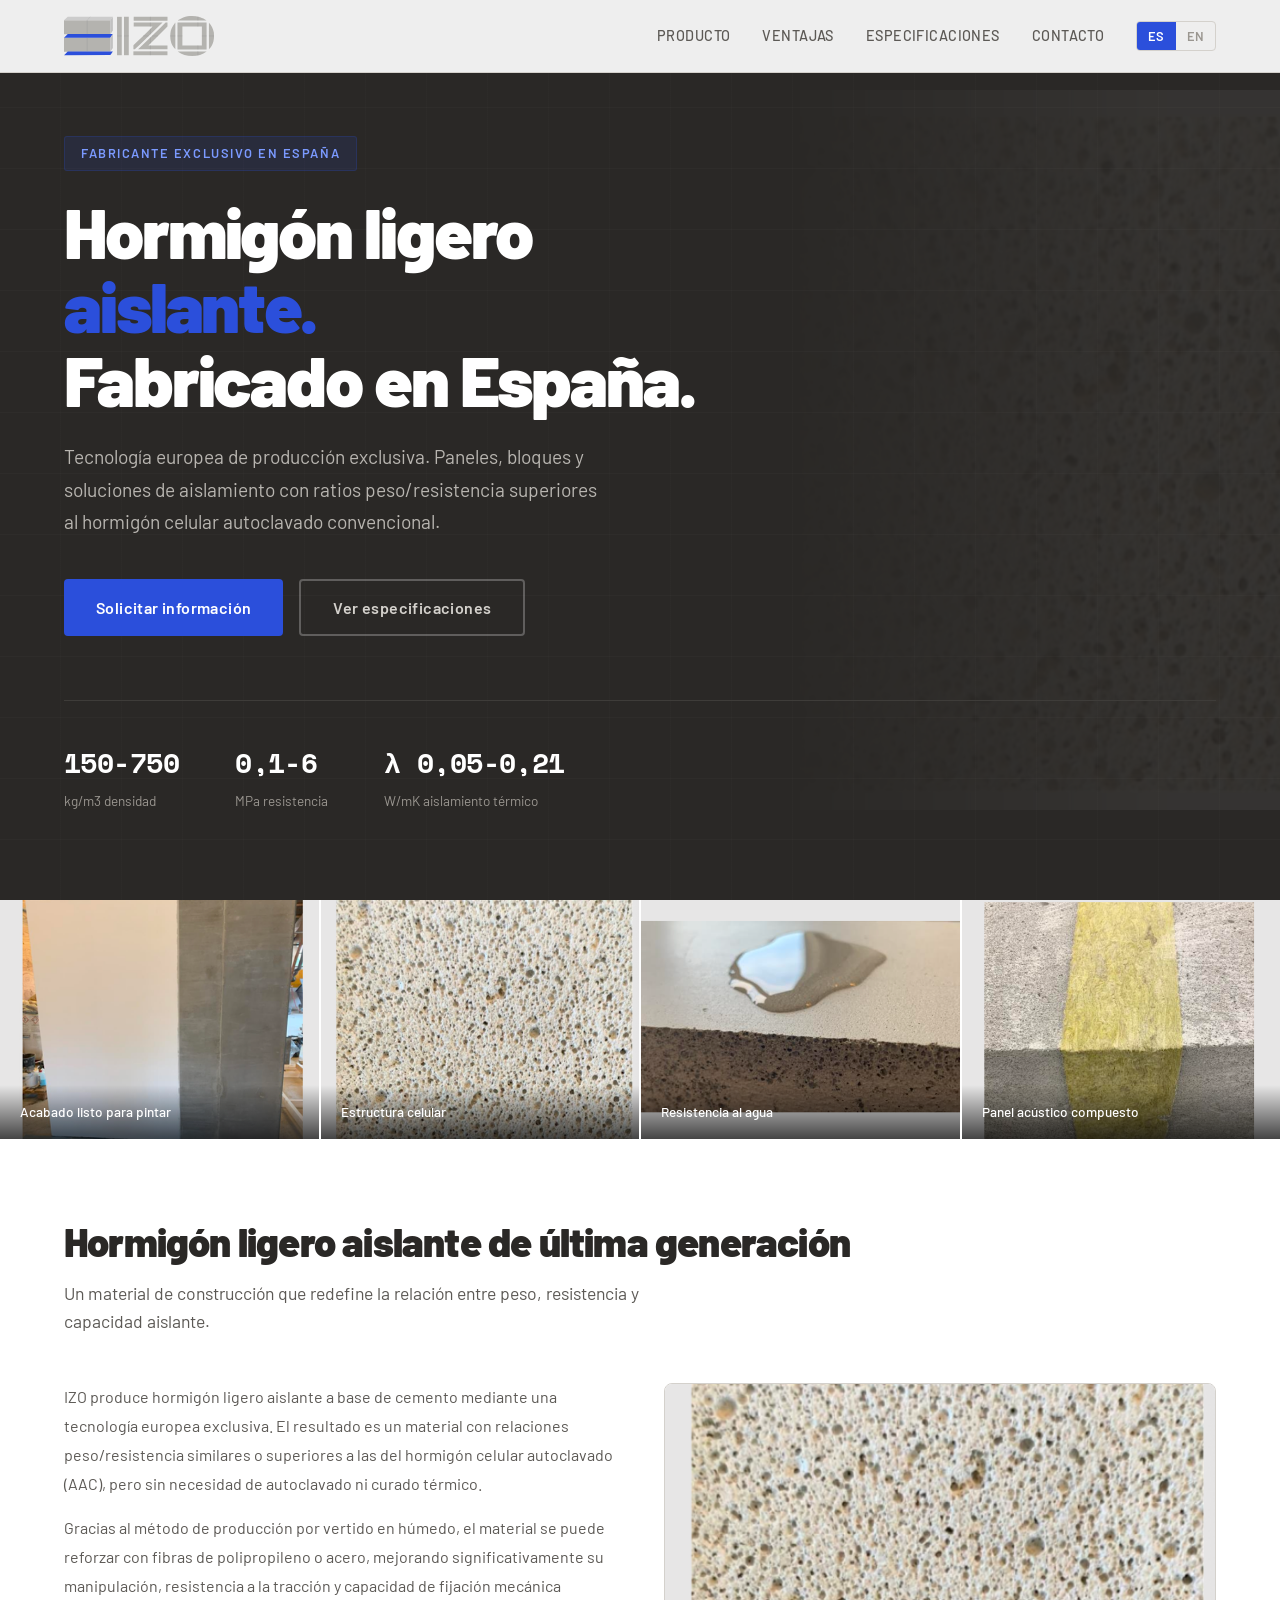
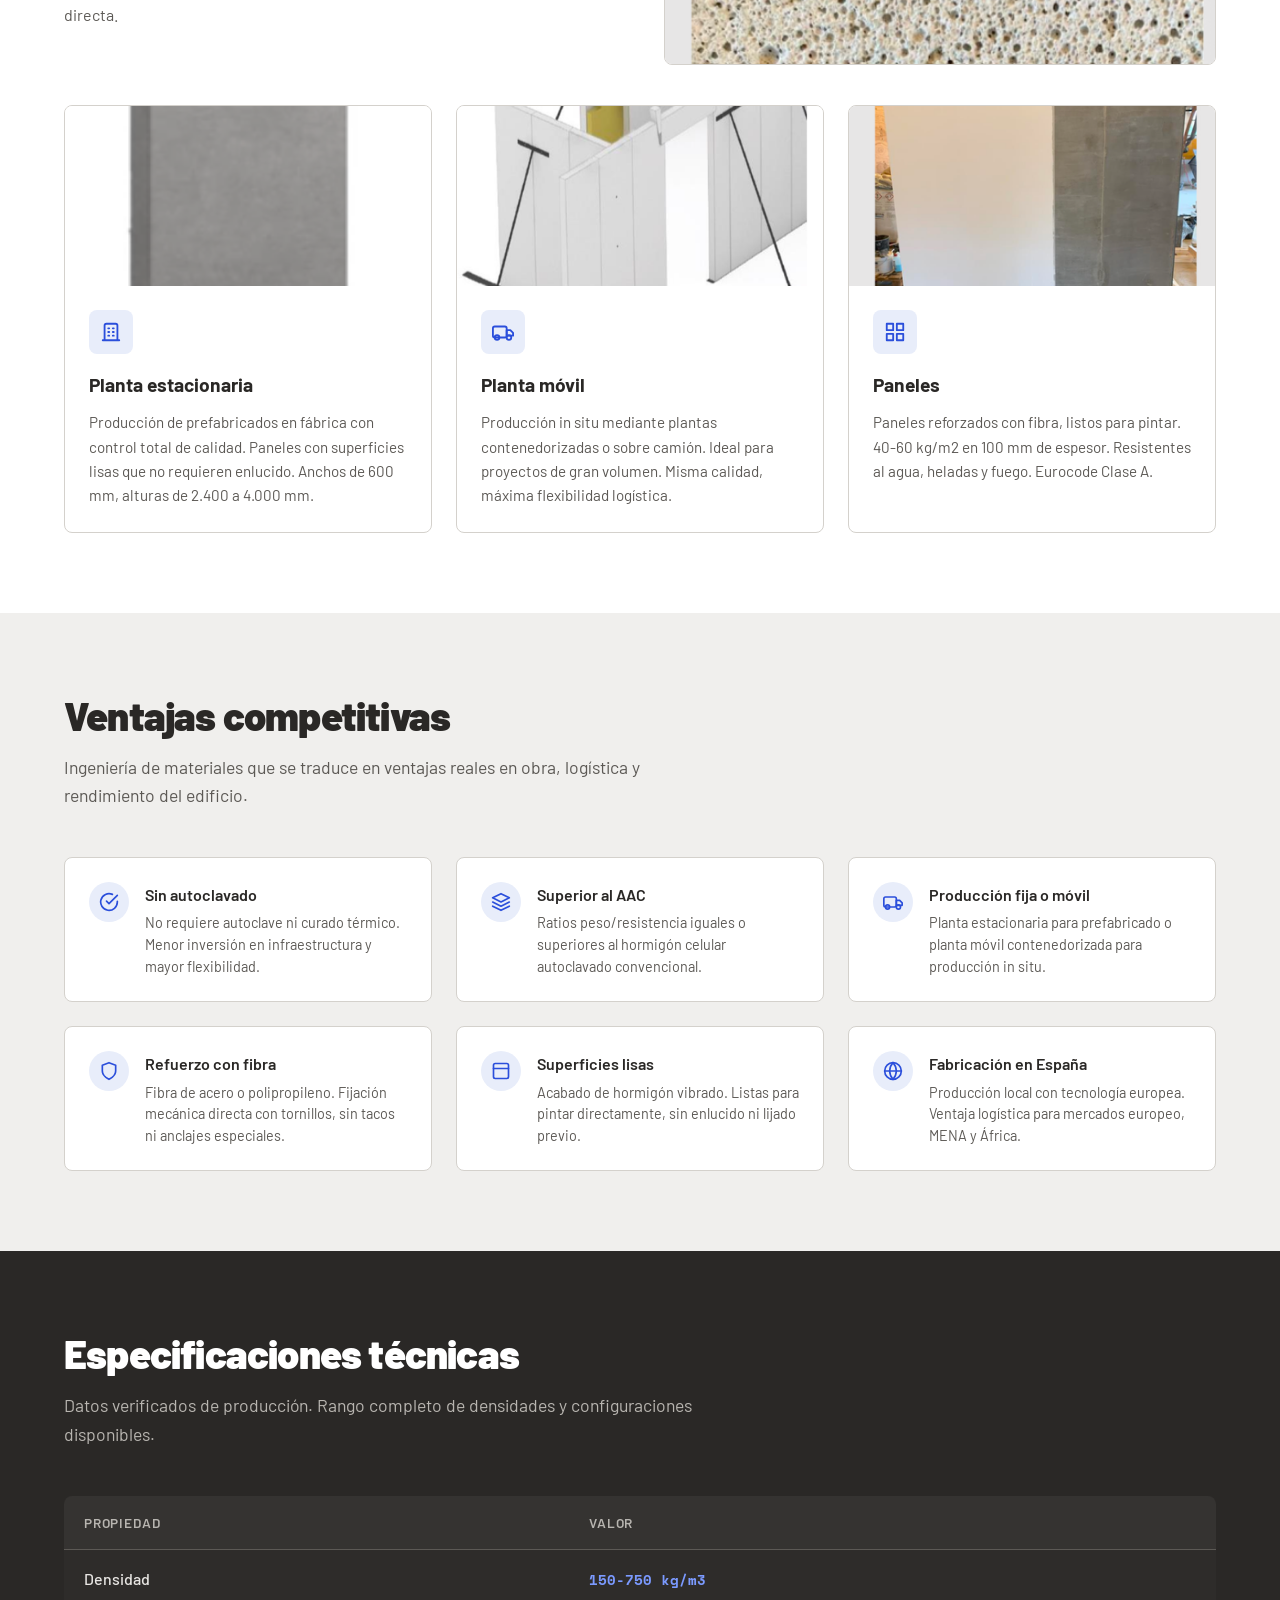
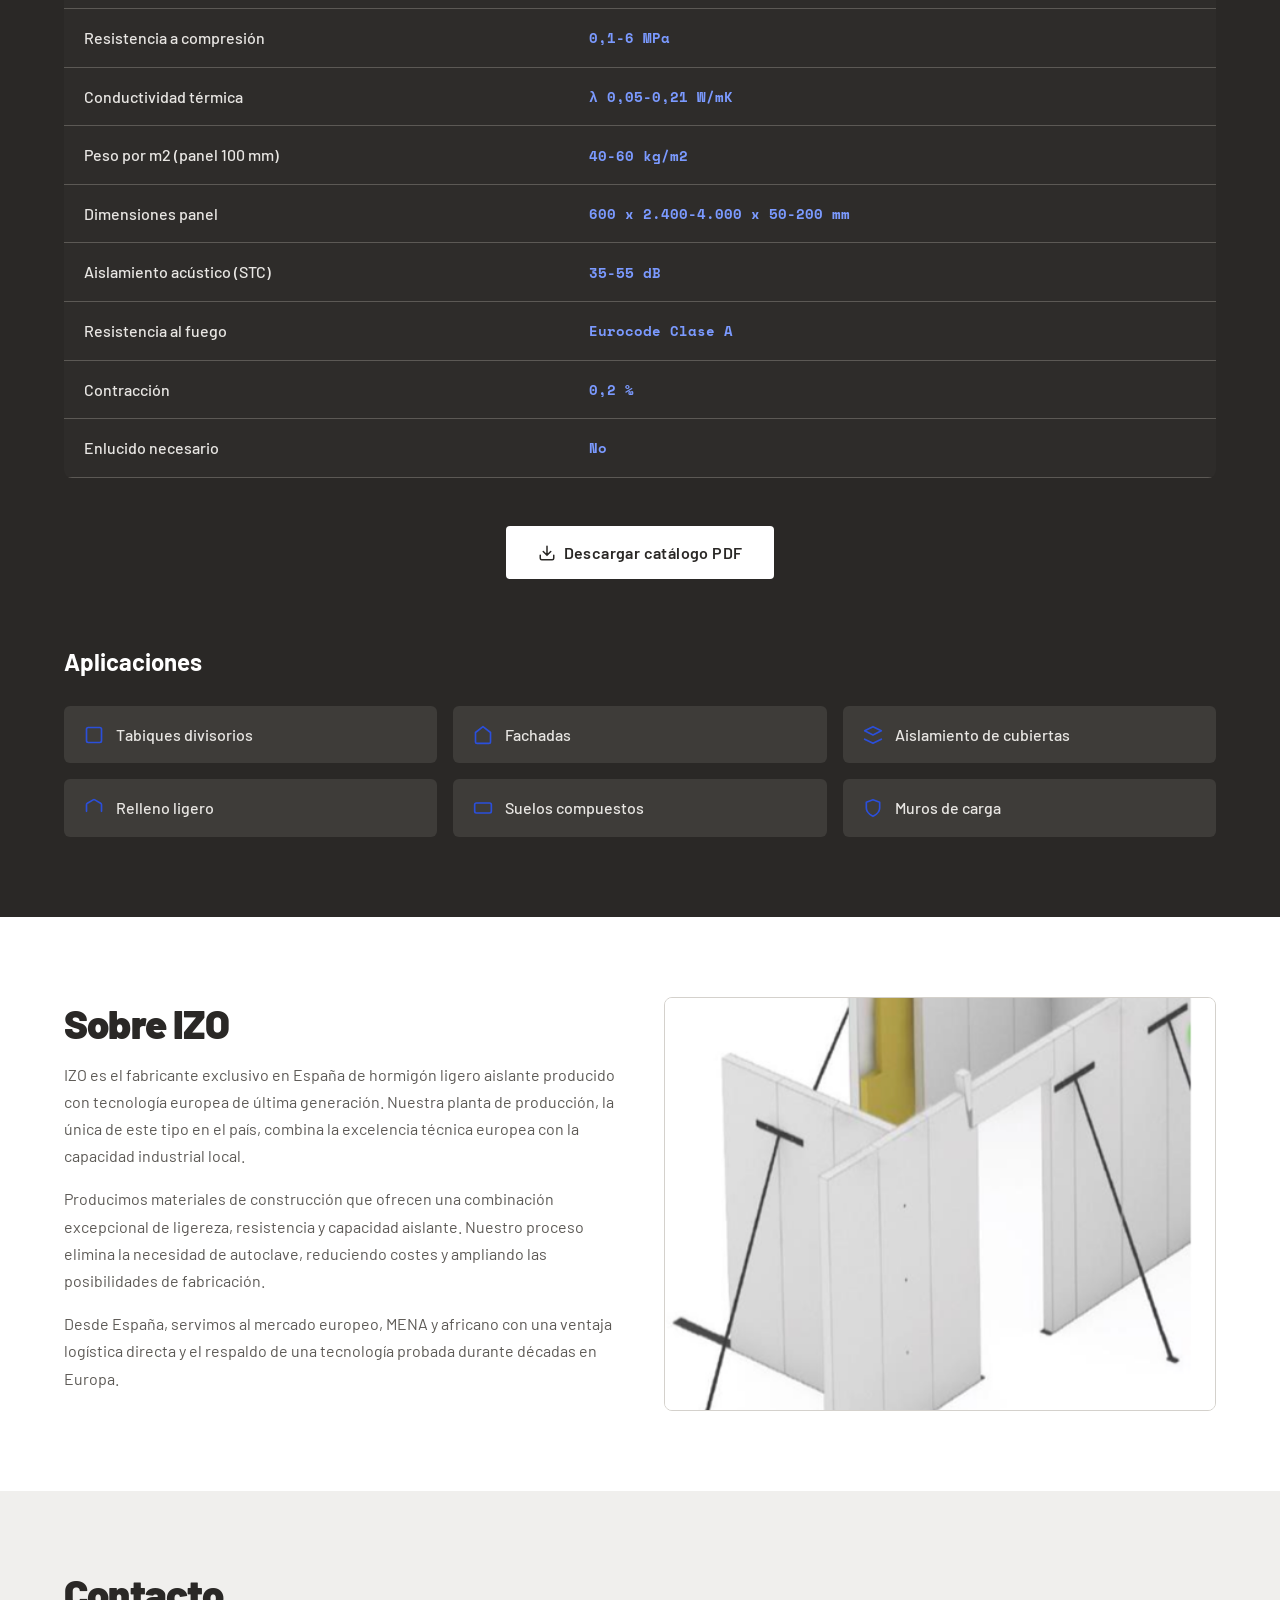
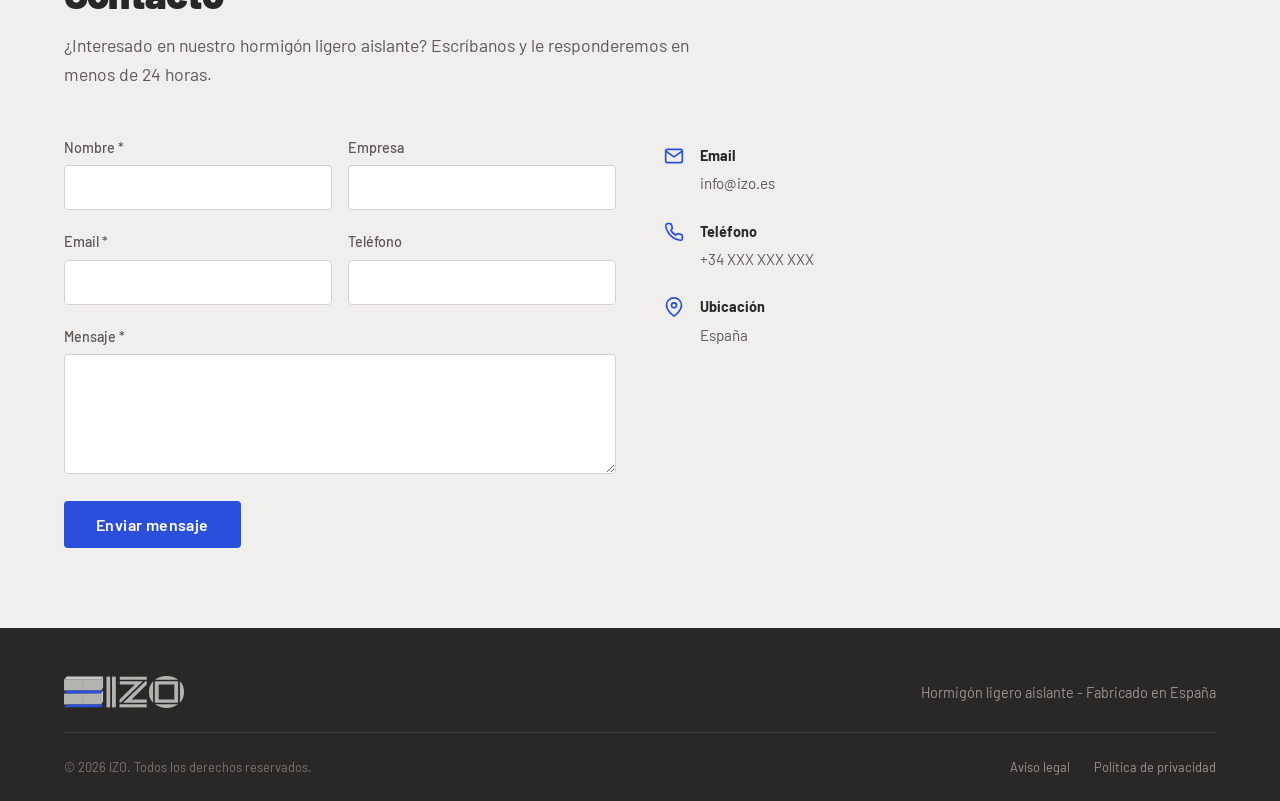
<file: index.html>
<!DOCTYPE html>
<html lang="es">
<head>
  <meta charset="UTF-8">
  <meta name="viewport" content="width=device-width, initial-scale=1.0">
  <title>IZO | Hormigón Ligero Aislante — Fabricado en España</title>
  <meta name="description" content="IZO fabrica hormigón ligero aislante con tecnología europea exclusiva en España. Densidad 150–750 kg/m³, aislamiento λ 0,05–0,21 W/mK. Producción estacionaria y móvil.">

  <!-- Open Graph -->
  <meta property="og:title" content="IZO | Hormigón Ligero Aislante — Fabricado en España">
  <meta property="og:description" content="Fabricante exclusivo en España de hormigón ligero aislante con tecnología europea. Paneles, bloques y soluciones de aislamiento para construcción.">
  <meta property="og:type" content="website">
  <meta property="og:locale" content="es_ES">
  <meta property="og:locale:alternate" content="en_GB">

  <link rel="alternate" hreflang="es" href="#">
  <link rel="alternate" hreflang="en" href="#">

  <!-- Fonts -->
  <link rel="preconnect" href="https://fonts.googleapis.com">
  <link rel="preconnect" href="https://fonts.gstatic.com" crossorigin>
  <link href="https://fonts.googleapis.com/css2?family=Barlow:wght@300;400;500;600;700;900&family=Space+Mono:wght@400;700&display=swap" rel="stylesheet">

  <link rel="icon" type="image/svg+xml" href="assets/svg/izo-favicon.svg">

  <!-- Schema.org -->
  <script type="application/ld+json">
  {
    "@context": "https://schema.org",
    "@graph": [
      {
        "@type": "Organization",
        "name": "IZO",
        "description": "Fabricante exclusivo en España de hormigón ligero aislante con tecnología europea",
        "url": "",
        "logo": ""
      },
      {
        "@type": "Product",
        "name": "Hormigón Ligero Aislante IZO",
        "description": "Hormigón ligero aislante a base de cemento. Densidad 150–750 kg/m³, resistencia 0,1–6 MPa, aislamiento λ 0,05–0,21 W/mK.",
        "brand": { "@type": "Brand", "name": "IZO" },
        "manufacturer": { "@type": "Organization", "name": "IZO" }
      }
    ]
  }
  </script>

  <style>
    /* ============================================
       IZO — Design System v2
       ============================================ */
    :root {
      --izo-primary: #2B4FDB;
      --izo-primary-dark: #1E3AA6;
      --izo-primary-light: #E8EDFA;
      --izo-primary-rgb: 43, 79, 219;
      --izo-concrete-100: #F5F4F2;
      --izo-concrete-200: #E8E6E3;
      --izo-concrete-300: #D4D1CC;
      --izo-concrete-400: #B8B5B0;
      --izo-concrete-500: #9A9690;
      --izo-concrete-600: #7A7670;
      --izo-concrete-700: #5C5955;
      --izo-concrete-800: #3E3C39;
      --izo-concrete-900: #2A2826;
      --izo-white: #FFFFFF;
      --izo-black: #1A1918;
      --izo-text: #2A2826;
      --izo-text-secondary: #5C5955;
      --izo-text-muted: #9A9690;
      --izo-border: #D4D1CC;
      --izo-bg: #FAFAF9;
      --izo-bg-alt: #F0EFED;
      --izo-font-heading: 'Barlow', sans-serif;
      --izo-font-body: 'Barlow', sans-serif;
      --izo-font-mono: 'Space Mono', monospace;
      --izo-max-width: 1200px;
      --izo-transition: 0.25s ease;
    }

    /* Reset */
    *, *::before, *::after { box-sizing: border-box; margin: 0; padding: 0; }
    html { scroll-behavior: smooth; font-size: 16px; }
    body {
      font-family: var(--izo-font-body);
      color: var(--izo-text);
      background: var(--izo-white);
      line-height: 1.6;
      -webkit-font-smoothing: antialiased;
    }
    img { max-width: 100%; height: auto; display: block; }
    a { color: var(--izo-primary); text-decoration: none; transition: color var(--izo-transition); }
    a:hover { color: var(--izo-primary-dark); }

    /* ---- i18n: body class driven ---- */
    body.lang-es .t-en { display: none !important; }
    body.lang-en .t-es { display: none !important; }

    /* ---- Utility ---- */
    .container { max-width: var(--izo-max-width); margin: 0 auto; padding: 0 1.5rem; }
    .section { padding: 5rem 0; }
    .section-alt { background: var(--izo-bg-alt); }
    .section-dark { background: var(--izo-concrete-900); color: var(--izo-concrete-200); }
    .section-title {
      font-family: var(--izo-font-heading);
      font-size: clamp(1.75rem, 4vw, 2.5rem);
      font-weight: 900;
      margin-bottom: 1rem;
      color: var(--izo-concrete-900);
      line-height: 1.1;
      letter-spacing: -0.02em;
    }
    .section-dark .section-title { color: var(--izo-white); }
    .section-subtitle {
      font-size: 1.1rem;
      color: var(--izo-text-secondary);
      max-width: 640px;
      margin-bottom: 3rem;
      line-height: 1.6;
    }
    .section-dark .section-subtitle { color: var(--izo-concrete-400); }

    .btn {
      display: inline-flex;
      align-items: center;
      gap: 0.5rem;
      padding: 0.875rem 2rem;
      font-family: var(--izo-font-heading);
      font-weight: 600;
      font-size: 1rem;
      border: none;
      border-radius: 4px;
      cursor: pointer;
      transition: all var(--izo-transition);
      letter-spacing: 0.025em;
    }
    .btn:focus-visible { outline: 2px solid var(--izo-primary); outline-offset: 2px; }
    .btn-primary { background: var(--izo-primary); color: var(--izo-white); }
    .btn-primary:hover { background: var(--izo-primary-dark); color: var(--izo-white); transform: translateY(-1px); box-shadow: 0 4px 12px rgba(var(--izo-primary-rgb), 0.3); }
    .btn-outline { background: transparent; color: var(--izo-primary); border: 2px solid var(--izo-primary); }
    .btn-outline:hover { background: var(--izo-primary); color: var(--izo-white); }
    .btn-ghost { background: transparent; border: 2px solid rgba(255,255,255,0.25); color: var(--izo-concrete-300); }
    .btn-ghost:hover { border-color: rgba(255,255,255,0.5); color: var(--izo-white); }
    .btn-white { background: var(--izo-white); color: var(--izo-concrete-900); }
    .btn-white:hover { background: var(--izo-concrete-100); transform: translateY(-1px); }

    /* ---- Header ---- */
    .header {
      position: fixed;
      top: 0; left: 0; right: 0;
      z-index: 100;
      background: rgba(255,255,255,0.92);
      backdrop-filter: blur(12px);
      -webkit-backdrop-filter: blur(12px);
      border-bottom: 1px solid var(--izo-border);
      transition: box-shadow var(--izo-transition);
    }
    .header.scrolled { box-shadow: 0 2px 20px rgba(0,0,0,0.08); }
    .header-inner {
      display: flex;
      align-items: center;
      justify-content: space-between;
      height: 72px;
      max-width: var(--izo-max-width);
      margin: 0 auto;
      padding: 0 1.5rem;
    }
    .header-logo img { height: 40px; width: auto; }
    .nav { display: flex; align-items: center; gap: 2rem; }
    .nav-link {
      font-family: var(--izo-font-heading);
      font-weight: 500;
      font-size: 0.9rem;
      color: var(--izo-text-secondary);
      letter-spacing: 0.03em;
      text-transform: uppercase;
      position: relative;
    }
    .nav-link:hover { color: var(--izo-primary); }
    .nav-link::after {
      content: '';
      position: absolute;
      bottom: -4px; left: 0;
      width: 0; height: 2px;
      background: var(--izo-primary);
      transition: width var(--izo-transition);
    }
    .nav-link:hover::after { width: 100%; }
    .lang-switch {
      display: flex;
      border: 1px solid var(--izo-border);
      border-radius: 4px;
      overflow: hidden;
    }
    .lang-switch button {
      padding: 0.35rem 0.7rem;
      font-family: var(--izo-font-heading);
      font-size: 0.8rem;
      font-weight: 600;
      border: none;
      background: transparent;
      color: var(--izo-text-muted);
      cursor: pointer;
      transition: all var(--izo-transition);
    }
    .lang-switch button.active { background: var(--izo-primary); color: var(--izo-white); }
    .mobile-toggle {
      display: none;
      flex-direction: column;
      gap: 5px;
      background: none;
      border: none;
      cursor: pointer;
      padding: 4px;
    }
    .mobile-toggle span { display: block; width: 24px; height: 2px; background: var(--izo-concrete-700); transition: all var(--izo-transition); }

    /* ---- Hero ---- */
    .hero {
      position: relative;
      min-height: 100vh;
      display: flex;
      align-items: center;
      background: var(--izo-concrete-900);
      overflow: hidden;
    }
    .hero::before {
      content: '';
      position: absolute;
      inset: 0;
      background:
        repeating-linear-gradient(0deg, transparent, transparent 60px, rgba(255,255,255,0.018) 60px, rgba(255,255,255,0.018) 61px),
        repeating-linear-gradient(90deg, transparent, transparent 60px, rgba(255,255,255,0.012) 60px, rgba(255,255,255,0.012) 61px);
    }
    /* Decorative concrete texture accent */
    .hero::after {
      content: '';
      position: absolute;
      right: -5%;
      top: 10%;
      width: 45%;
      height: 80%;
      background: url('assets/img/textura-celular.png') center/cover no-repeat;
      opacity: 0.06;
      mask-image: linear-gradient(to left, black 30%, transparent);
      -webkit-mask-image: linear-gradient(to left, black 30%, transparent);
    }
    .hero-content {
      position: relative;
      z-index: 1;
      max-width: var(--izo-max-width);
      margin: 0 auto;
      padding: 8rem 1.5rem 5rem;
      width: 100%;
    }
    .hero-badge {
      display: inline-block;
      padding: 0.4rem 1rem;
      background: rgba(43, 79, 219, 0.12);
      color: #7B9AFF;
      font-family: var(--izo-font-heading);
      font-weight: 600;
      font-size: 0.8rem;
      letter-spacing: 0.12em;
      text-transform: uppercase;
      border-radius: 3px;
      margin-bottom: 1.5rem;
      border: 1px solid rgba(43, 79, 219, 0.2);
    }
    .hero h1 {
      font-family: var(--izo-font-heading);
      font-weight: 900;
      font-size: clamp(2.5rem, 5.5vw, 4.5rem);
      line-height: 1.05;
      color: var(--izo-white);
      max-width: 700px;
      margin-bottom: 1.5rem;
      letter-spacing: -0.03em;
    }
    .hero h1 span { color: var(--izo-primary); }
    .hero-sub {
      font-size: 1.2rem;
      color: var(--izo-concrete-400);
      max-width: 540px;
      margin-bottom: 2.5rem;
      line-height: 1.7;
    }
    .hero-actions { display: flex; gap: 1rem; flex-wrap: wrap; }
    .hero-stats {
      display: flex;
      gap: 3.5rem;
      margin-top: 4rem;
      padding-top: 2.5rem;
      border-top: 1px solid var(--izo-concrete-800);
    }
    .hero-stat-value {
      font-family: var(--izo-font-mono);
      font-size: 1.75rem;
      font-weight: 700;
      color: var(--izo-white);
      letter-spacing: -0.02em;
    }
    .hero-stat-label { font-size: 0.85rem; color: var(--izo-concrete-500); margin-top: 0.25rem; }

    /* ---- Product ---- */
    .product-intro {
      display: grid;
      grid-template-columns: 1fr 1fr;
      gap: 3rem;
      margin-bottom: 2.5rem;
      align-items: start;
    }
    .product-intro-text p { color: var(--izo-text-secondary); line-height: 1.8; margin-bottom: 1rem; }
    .product-intro-image {
      border-radius: 8px;
      overflow: hidden;
      border: 1px solid var(--izo-border);
    }
    .product-intro-image img { width: 100%; height: 280px; object-fit: cover; }

    .cards-grid { display: flex; flex-wrap: wrap; gap: 1.5rem; }
    .cards-grid .card { flex: 1 1 calc(33.333% - 1rem); min-width: 280px; }
    .card {
      display: flex;
      flex-direction: column;
      background: var(--izo-white);
      border: 1px solid var(--izo-border);
      border-radius: 8px;
      overflow: hidden;
      transition: box-shadow var(--izo-transition), transform var(--izo-transition);
      cursor: default;
    }
    .card:hover { box-shadow: 0 8px 24px rgba(0,0,0,0.08); transform: translateY(-2px); }
    .card-img { height: 180px; overflow: hidden; background: var(--izo-concrete-200); }
    .card-img img { width: 100%; height: 100%; object-fit: cover; }
    .card-body { padding: 1.5rem; }
    .card-icon {
      width: 44px; height: 44px;
      background: var(--izo-primary-light);
      border-radius: 8px;
      display: flex;
      align-items: center;
      justify-content: center;
      margin-bottom: 1rem;
    }
    .card-icon svg { width: 22px; height: 22px; stroke: var(--izo-primary); fill: none; stroke-width: 2; stroke-linecap: round; stroke-linejoin: round; }
    .card h3 {
      font-family: var(--izo-font-heading);
      font-weight: 700;
      font-size: 1.2rem;
      margin-bottom: 0.6rem;
      color: var(--izo-concrete-900);
    }
    .card p { color: var(--izo-text-secondary); font-size: 0.95rem; line-height: 1.6; }

    /* ---- Advantages ---- */
    .advantages-grid { display: flex; flex-wrap: wrap; gap: 1.5rem; }
    .advantages-grid .advantage-item { flex: 1 1 calc(33.333% - 1rem); min-width: 280px; }
    .advantage-item {
      display: flex;
      gap: 1rem;
      align-items: flex-start;
      padding: 1.5rem;
      background: var(--izo-white);
      border-radius: 8px;
      border: 1px solid var(--izo-border);
      transition: box-shadow var(--izo-transition);
    }
    .advantage-item:hover { box-shadow: 0 4px 16px rgba(0,0,0,0.06); }
    .advantage-icon {
      flex-shrink: 0;
      width: 40px; height: 40px;
      background: var(--izo-primary-light);
      border-radius: 50%;
      display: flex;
      align-items: center;
      justify-content: center;
    }
    .advantage-icon svg { width: 20px; height: 20px; stroke: var(--izo-primary); fill: none; stroke-width: 2; stroke-linecap: round; stroke-linejoin: round; }
    .advantage-text h4 { font-family: var(--izo-font-heading); font-weight: 600; font-size: 1rem; margin-bottom: 0.3rem; }
    .advantage-text p { font-size: 0.9rem; color: var(--izo-text-secondary); line-height: 1.5; }

    /* ---- Image showcase strip ---- */
    .showcase-strip {
      display: grid;
      grid-template-columns: repeat(4, 1fr);
      gap: 2px;
      margin: 0;
      overflow: hidden;
    }
    .showcase-strip-item {
      position: relative;
      aspect-ratio: 4/3;
      overflow: hidden;
    }
    .showcase-strip-item img { width: 100%; height: 100%; object-fit: cover; transition: transform 0.4s ease; }
    .showcase-strip-item:hover img { transform: scale(1.05); }
    .showcase-strip-item .overlay {
      position: absolute;
      bottom: 0; left: 0; right: 0;
      padding: 1rem 1.25rem;
      background: linear-gradient(transparent, rgba(0,0,0,0.7));
      color: white;
      font-family: var(--izo-font-heading);
      font-weight: 500;
      font-size: 0.85rem;
    }

    /* ---- Specs ---- */
    .specs-table { width: 100%; border-collapse: collapse; }
    .specs-table th, .specs-table td { text-align: left; padding: 1rem 1.25rem; border-bottom: 1px solid var(--izo-concrete-700); }
    .specs-table th {
      font-weight: 600;
      color: var(--izo-concrete-400);
      font-size: 0.85rem;
      text-transform: uppercase;
      letter-spacing: 0.06em;
      background: rgba(255,255,255,0.03);
    }
    .specs-table td:first-child { font-weight: 500; color: var(--izo-concrete-200); }
    .specs-table td:last-child { font-family: var(--izo-font-mono); font-size: 0.9rem; color: #7B9AFF; font-weight: 700; }
    .specs-table tr:hover { background: rgba(255,255,255,0.03); }

    .specs-cards { display: none; }
    .spec-card {
      padding: 1rem 1.25rem;
      border: 1px solid var(--izo-concrete-700);
      border-radius: 6px;
      margin-bottom: 0.75rem;
      display: flex;
      justify-content: space-between;
      align-items: center;
      background: var(--izo-concrete-800);
      color: var(--izo-concrete-200);
    }
    .spec-card-label { font-weight: 500; font-size: 0.95rem; }
    .spec-card-value { font-family: var(--izo-font-mono); font-size: 0.9rem; color: #7B9AFF; font-weight: 700; }

    /* ---- Applications ---- */
    .apps-grid { display: flex; flex-wrap: wrap; gap: 1rem; }
    .apps-grid .app-item { flex: 1 1 calc(33.333% - 0.67rem); min-width: 180px; }
    .app-item {
      display: flex;
      align-items: center;
      gap: 0.75rem;
      padding: 1rem 1.25rem;
      background: var(--izo-concrete-800);
      border-radius: 6px;
      color: var(--izo-concrete-200);
      font-weight: 500;
      transition: background var(--izo-transition);
    }
    .app-item:hover { background: var(--izo-concrete-700); }
    .app-item svg { width: 20px; height: 20px; stroke: var(--izo-primary); fill: none; stroke-width: 2; flex-shrink: 0; }

    /* ---- About ---- */
    .about-content { display: grid; grid-template-columns: 1fr 1fr; gap: 3rem; align-items: center; }
    .about-text p { margin-bottom: 1rem; color: var(--izo-text-secondary); line-height: 1.7; }
    .about-image { border-radius: 8px; overflow: hidden; border: 1px solid var(--izo-border); }
    .about-image img { width: 100%; aspect-ratio: 4/3; object-fit: cover; }

    /* ---- Contact ---- */
    .contact-grid { display: grid; grid-template-columns: 1fr 1fr; gap: 3rem; }
    .form-group { margin-bottom: 1.25rem; }
    .form-group label { display: block; font-weight: 500; font-size: 0.9rem; margin-bottom: 0.4rem; color: var(--izo-concrete-700); }
    .form-group input, .form-group textarea {
      width: 100%;
      padding: 0.75rem 1rem;
      border: 1px solid var(--izo-border);
      border-radius: 4px;
      font-family: var(--izo-font-body);
      font-size: 1rem;
      color: var(--izo-text);
      transition: border-color var(--izo-transition), box-shadow var(--izo-transition);
      background: var(--izo-white);
    }
    .form-group input:focus, .form-group textarea:focus {
      outline: none;
      border-color: var(--izo-primary);
      box-shadow: 0 0 0 3px rgba(var(--izo-primary-rgb), 0.1);
    }
    .form-group textarea { resize: vertical; min-height: 120px; }
    .contact-info { padding-top: 0.5rem; }
    .contact-info-item { display: flex; align-items: flex-start; gap: 1rem; margin-bottom: 1.5rem; }
    .contact-info-item svg { width: 20px; height: 20px; stroke: var(--izo-primary); fill: none; stroke-width: 2; flex-shrink: 0; margin-top: 2px; }
    .contact-info-item strong { display: block; font-size: 0.9rem; margin-bottom: 0.2rem; }
    .contact-info-item span { color: var(--izo-text-secondary); font-size: 0.95rem; }

    /* ---- Footer ---- */
    .footer { background: var(--izo-concrete-900); color: var(--izo-concrete-400); padding: 3rem 0 1.5rem; }
    .footer-inner {
      display: flex;
      justify-content: space-between;
      align-items: center;
      padding-bottom: 1.5rem;
      border-bottom: 1px solid var(--izo-concrete-800);
      margin-bottom: 1.5rem;
    }
    .footer-logo img { height: 32px; width: auto; }
    .footer-tagline { font-size: 0.9rem; color: var(--izo-concrete-500); }
    .footer-bottom { display: flex; justify-content: space-between; font-size: 0.8rem; color: var(--izo-concrete-600); }
    .footer-links { display: flex; gap: 1.5rem; }
    .footer-links a { color: var(--izo-concrete-500); font-size: 0.8rem; }
    .footer-links a:hover { color: var(--izo-concrete-300); }

    /* ---- Responsive ---- */
    @media (max-width: 768px) {
      .nav { display: none; }
      .nav.open {
        display: flex; flex-direction: column;
        position: absolute; top: 72px; left: 0; right: 0;
        background: var(--izo-white);
        padding: 1.5rem;
        border-bottom: 1px solid var(--izo-border);
        box-shadow: 0 8px 24px rgba(0,0,0,0.12);
      }
      .mobile-toggle { display: flex; }
      .hero-stats { flex-wrap: wrap; gap: 2rem; }
      .product-intro { grid-template-columns: 1fr; }
      .cards-grid .card { flex: 1 1 100%; }
      .advantages-grid .advantage-item { flex: 1 1 100%; }
      .showcase-strip { grid-template-columns: repeat(2, 1fr); }
      .about-content { grid-template-columns: 1fr; }
      .contact-grid { grid-template-columns: 1fr; }
      .specs-table-wrap { display: none; }
      .specs-cards { display: block; }
      .footer-inner { flex-direction: column; gap: 1rem; text-align: center; }
      .footer-bottom { flex-direction: column; gap: 0.5rem; text-align: center; }
      .hero h1 { font-size: 2.25rem; }
      .hero::after { display: none; }
    }
    @media (min-width: 769px) and (max-width: 1024px) {
      .cards-grid .card { flex: 1 1 calc(50% - 0.75rem); }
      .advantages-grid .advantage-item { flex: 1 1 calc(50% - 0.75rem); }
    }
    @media (prefers-reduced-motion: reduce) {
      *, *::before, *::after { animation-duration: 0.01ms !important; transition-duration: 0.01ms !important; }
    }
  </style>
</head>
<body>

<!-- ============ HEADER ============ -->
<header class="header" id="header">
  <div class="header-inner">
    <a href="#" class="header-logo" aria-label="IZO">
      <img src="assets/svg/logo.svg" alt="IZO">
    </a>

    <nav class="nav" id="nav">
      <a href="#producto" class="nav-link t-es">Producto</a>
      <a href="#producto" class="nav-link t-en">Product</a>
      <a href="#ventajas" class="nav-link t-es">Ventajas</a>
      <a href="#ventajas" class="nav-link t-en">Advantages</a>
      <a href="#specs" class="nav-link t-es">Especificaciones</a>
      <a href="#specs" class="nav-link t-en">Specifications</a>
      <a href="#contacto" class="nav-link t-es">Contacto</a>
      <a href="#contacto" class="nav-link t-en">Contact</a>
      <div class="lang-switch">
        <button onclick="setLang('es')" class="active" id="btn-es">ES</button>
        <button onclick="setLang('en')" id="btn-en">EN</button>
      </div>
    </nav>

    <button class="mobile-toggle" onclick="document.getElementById('nav').classList.toggle('open')" aria-label="Menu">
      <span></span><span></span><span></span>
    </button>
  </div>
</header>

<!-- ============ HERO ============ -->
<section class="hero" id="hero">
  <div class="hero-content">
    <div class="hero-badge t-es">Fabricante exclusivo en España</div>
    <div class="hero-badge t-en">Exclusive manufacturer in Spain</div>

    <h1 class="t-es">Hormigón ligero <span>aislante.</span><br>Fabricado en España.</h1>
    <h1 class="t-en">Lightweight insulative <span>concrete.</span><br>Made in Spain.</h1>

    <p class="hero-sub t-es">Tecnología europea de producción exclusiva. Paneles, bloques y soluciones de aislamiento con ratios peso/resistencia superiores al hormigón celular autoclavado convencional.</p>
    <p class="hero-sub t-en">Exclusive European production technology. Panels, blocks and insulation solutions with weight-to-strength ratios superior to conventional autoclaved aerated concrete.</p>

    <div class="hero-actions">
      <a href="#contacto" class="btn btn-primary t-es">Solicitar información</a>
      <a href="#contacto" class="btn btn-primary t-en">Request information</a>
      <a href="#specs" class="btn btn-ghost t-es">Ver especificaciones</a>
      <a href="#specs" class="btn btn-ghost t-en">View specifications</a>
    </div>

    <div class="hero-stats">
      <div>
        <div class="hero-stat-value">150-750</div>
        <div class="hero-stat-label">kg/m3 <span class="t-es">densidad</span><span class="t-en">density</span></div>
      </div>
      <div>
        <div class="hero-stat-value">0,1-6</div>
        <div class="hero-stat-label">MPa <span class="t-es">resistencia</span><span class="t-en">compressive strength</span></div>
      </div>
      <div>
        <div class="hero-stat-value">&#955; 0,05-0,21</div>
        <div class="hero-stat-label">W/mK <span class="t-es">aislamiento térmico</span><span class="t-en">thermal insulation</span></div>
      </div>
    </div>
  </div>
</section>

<!-- ============ IMAGE SHOWCASE ============ -->
<div class="showcase-strip">
  <div class="showcase-strip-item">
    <img src="assets/img/panel-pintado.png" alt="Panel IZO con acabado pintado y superficie natural" loading="lazy">
    <div class="overlay t-es">Acabado listo para pintar</div>
    <div class="overlay t-en">Ready-to-paint finish</div>
  </div>
  <div class="showcase-strip-item">
    <img src="assets/img/textura-celular.png" alt="Estructura celular del hormigón ligero IZO" loading="lazy">
    <div class="overlay t-es">Estructura celular</div>
    <div class="overlay t-en">Cellular structure</div>
  </div>
  <div class="showcase-strip-item">
    <img src="assets/img/resistencia-agua.png" alt="Resistencia al agua del hormigón ligero IZO" loading="lazy">
    <div class="overlay t-es">Resistencia al agua</div>
    <div class="overlay t-en">Water resistance</div>
  </div>
  <div class="showcase-strip-item">
    <img src="assets/img/panel-acustico.png" alt="Panel acústico compuesto con núcleo de lana mineral" loading="lazy">
    <div class="overlay t-es">Panel acústico compuesto</div>
    <div class="overlay t-en">Acoustic composite panel</div>
  </div>
</div>

<!-- ============ PRODUCTO ============ -->
<section class="section" id="producto">
  <div class="container">
    <div class="section-title t-es">Hormigón ligero aislante de última generación</div>
    <div class="section-title t-en">Next-generation lightweight insulative concrete</div>
    <p class="section-subtitle t-es">Un material de construcción que redefine la relación entre peso, resistencia y capacidad aislante.</p>
    <p class="section-subtitle t-en">A building material that redefines the relationship between weight, strength and insulation capacity.</p>

    <div class="product-intro">
      <div class="product-intro-text">
        <p class="t-es">IZO produce hormigón ligero aislante a base de cemento mediante una tecnología europea exclusiva. El resultado es un material con relaciones peso/resistencia similares o superiores a las del hormigón celular autoclavado (AAC), pero sin necesidad de autoclavado ni curado térmico.</p>
        <p class="t-es">Gracias al método de producción por vertido en húmedo, el material se puede reforzar con fibras de polipropileno o acero, mejorando significativamente su manipulación, resistencia a la tracción y capacidad de fijación mecánica directa.</p>
        <p class="t-en">IZO produces lightweight insulative cement-based concrete using exclusive European technology. The result is a material with weight-to-strength ratios equal to or exceeding conventional autoclaved aerated concrete (AAC), requiring no autoclaving or thermal curing.</p>
        <p class="t-en">Thanks to the wet-cast production method, the material can be reinforced with polypropylene or steel fibres, significantly improving handling, tensile strength and direct mechanical fixing capacity.</p>
      </div>
      <div class="product-intro-image">
        <img src="assets/img/textura-celular.png" alt="Estructura celular del hormigón ligero IZO" loading="lazy">
      </div>
    </div>

    <!-- Production modes -->
    <div class="cards-grid">
      <div class="card t-es">
        <div class="card-img"><img src="assets/img/panel-individual.png" alt="Panel prefabricado IZO" loading="lazy"></div>
        <div class="card-body">
          <div class="card-icon"><svg viewBox="0 0 24 24"><path d="M3 21h18M9 8h1M9 12h1M9 16h1M14 8h1M14 12h1M14 16h1M5 21V5a2 2 0 0 1 2-2h10a2 2 0 0 1 2 2v16"/></svg></div>
          <h3>Planta estacionaria</h3>
          <p>Producción de prefabricados en fábrica con control total de calidad. Paneles con superficies lisas que no requieren enlucido. Anchos de 600 mm, alturas de 2.400 a 4.000 mm.</p>
        </div>
      </div>
      <div class="card t-es">
        <div class="card-img"><img src="assets/img/instalacion-3d.png" alt="Instalación de paneles IZO" loading="lazy"></div>
        <div class="card-body">
          <div class="card-icon"><svg viewBox="0 0 24 24"><rect x="1" y="6" width="15" height="12" rx="2"/><path d="M16 10h4l3 3v3h-7V10Z"/><circle cx="5.5" cy="18" r="2.5"/><circle cx="18.5" cy="18" r="2.5"/></svg></div>
          <h3>Planta móvil</h3>
          <p>Producción in situ mediante plantas contenedorizadas o sobre camión. Ideal para proyectos de gran volumen. Misma calidad, máxima flexibilidad logística.</p>
        </div>
      </div>
      <div class="card t-es">
        <div class="card-img"><img src="assets/img/panel-pintado.png" alt="Panel IZO acabado" loading="lazy"></div>
        <div class="card-body">
          <div class="card-icon"><svg viewBox="0 0 24 24"><rect x="3" y="3" width="7" height="7"/><rect x="14" y="3" width="7" height="7"/><rect x="3" y="14" width="7" height="7"/><rect x="14" y="14" width="7" height="7"/></svg></div>
          <h3>Paneles</h3>
          <p>Paneles reforzados con fibra, listos para pintar. 40-60 kg/m2 en 100 mm de espesor. Resistentes al agua, heladas y fuego. Eurocode Clase A.</p>
        </div>
      </div>

      <div class="card t-en">
        <div class="card-img"><img src="assets/img/panel-individual.png" alt="IZO precast panel" loading="lazy"></div>
        <div class="card-body">
          <div class="card-icon"><svg viewBox="0 0 24 24"><path d="M3 21h18M9 8h1M9 12h1M9 16h1M14 8h1M14 12h1M14 16h1M5 21V5a2 2 0 0 1 2-2h10a2 2 0 0 1 2 2v16"/></svg></div>
          <h3>Stationary plant</h3>
          <p>Factory-based precast production with full quality control. Smooth-surface panels requiring no plastering. Widths of 600 mm, heights from 2,400 to 4,000 mm.</p>
        </div>
      </div>
      <div class="card t-en">
        <div class="card-img"><img src="assets/img/instalacion-3d.png" alt="IZO panel installation" loading="lazy"></div>
        <div class="card-body">
          <div class="card-icon"><svg viewBox="0 0 24 24"><rect x="1" y="6" width="15" height="12" rx="2"/><path d="M16 10h4l3 3v3h-7V10Z"/><circle cx="5.5" cy="18" r="2.5"/><circle cx="18.5" cy="18" r="2.5"/></svg></div>
          <h3>Mobile plant</h3>
          <p>On-site production using containerised or truck-mounted plants. Ideal for high-volume projects. Same quality, maximum logistical flexibility.</p>
        </div>
      </div>
      <div class="card t-en">
        <div class="card-img"><img src="assets/img/panel-pintado.png" alt="IZO finished panel" loading="lazy"></div>
        <div class="card-body">
          <div class="card-icon"><svg viewBox="0 0 24 24"><rect x="3" y="3" width="7" height="7"/><rect x="14" y="3" width="7" height="7"/><rect x="3" y="14" width="7" height="7"/><rect x="14" y="14" width="7" height="7"/></svg></div>
          <h3>Panels</h3>
          <p>Fibre-reinforced panels, ready to paint. 40-60 kg/m2 at 100 mm thickness. Water, frost and fire resistant. Eurocode Class A.</p>
        </div>
      </div>
    </div>
  </div>
</section>

<!-- ============ VENTAJAS ============ -->
<section class="section section-alt" id="ventajas">
  <div class="container">
    <div class="section-title t-es">Ventajas competitivas</div>
    <div class="section-title t-en">Competitive advantages</div>
    <p class="section-subtitle t-es">Ingeniería de materiales que se traduce en ventajas reales en obra, logística y rendimiento del edificio.</p>
    <p class="section-subtitle t-en">Materials engineering that translates into real advantages in construction, logistics and building performance.</p>

    <div class="advantages-grid">
      <div class="advantage-item t-es">
        <div class="advantage-icon"><svg viewBox="0 0 24 24"><path d="M22 11.08V12a10 10 0 1 1-5.93-9.14"/><polyline points="22 4 12 14.01 9 11.01"/></svg></div>
        <div class="advantage-text"><h4>Sin autoclavado</h4><p>No requiere autoclave ni curado térmico. Menor inversión en infraestructura y mayor flexibilidad.</p></div>
      </div>
      <div class="advantage-item t-es">
        <div class="advantage-icon"><svg viewBox="0 0 24 24"><path d="M12 2L2 7l10 5 10-5-10-5zM2 17l10 5 10-5M2 12l10 5 10-5"/></svg></div>
        <div class="advantage-text"><h4>Superior al AAC</h4><p>Ratios peso/resistencia iguales o superiores al hormigón celular autoclavado convencional.</p></div>
      </div>
      <div class="advantage-item t-es">
        <div class="advantage-icon"><svg viewBox="0 0 24 24"><rect x="1" y="6" width="15" height="12" rx="2"/><path d="M16 10h4l3 3v3h-7V10Z"/><circle cx="5.5" cy="18" r="2.5"/><circle cx="18.5" cy="18" r="2.5"/></svg></div>
        <div class="advantage-text"><h4>Producción fija o móvil</h4><p>Planta estacionaria para prefabricado o planta móvil contenedorizada para producción in situ.</p></div>
      </div>
      <div class="advantage-item t-es">
        <div class="advantage-icon"><svg viewBox="0 0 24 24"><path d="M12 22s8-4 8-10V5l-8-3-8 3v7c0 6 8 10 8 10z"/></svg></div>
        <div class="advantage-text"><h4>Refuerzo con fibra</h4><p>Fibra de acero o polipropileno. Fijación mecánica directa con tornillos, sin tacos ni anclajes especiales.</p></div>
      </div>
      <div class="advantage-item t-es">
        <div class="advantage-icon"><svg viewBox="0 0 24 24"><rect x="3" y="3" width="18" height="18" rx="2"/><line x1="3" y1="9" x2="21" y2="9"/></svg></div>
        <div class="advantage-text"><h4>Superficies lisas</h4><p>Acabado de hormigón vibrado. Listas para pintar directamente, sin enlucido ni lijado previo.</p></div>
      </div>
      <div class="advantage-item t-es">
        <div class="advantage-icon"><svg viewBox="0 0 24 24"><circle cx="12" cy="12" r="10"/><line x1="2" y1="12" x2="22" y2="12"/><path d="M12 2a15.3 15.3 0 0 1 4 10 15.3 15.3 0 0 1-4 10 15.3 15.3 0 0 1-4-10 15.3 15.3 0 0 1 4-10z"/></svg></div>
        <div class="advantage-text"><h4>Fabricación en España</h4><p>Producción local con tecnología europea. Ventaja logística para mercados europeo, MENA y África.</p></div>
      </div>

      <div class="advantage-item t-en">
        <div class="advantage-icon"><svg viewBox="0 0 24 24"><path d="M22 11.08V12a10 10 0 1 1-5.93-9.14"/><polyline points="22 4 12 14.01 9 11.01"/></svg></div>
        <div class="advantage-text"><h4>No autoclaving</h4><p>No autoclave or thermal curing required. Lower infrastructure investment and greater flexibility.</p></div>
      </div>
      <div class="advantage-item t-en">
        <div class="advantage-icon"><svg viewBox="0 0 24 24"><path d="M12 2L2 7l10 5 10-5-10-5zM2 17l10 5 10-5M2 12l10 5 10-5"/></svg></div>
        <div class="advantage-text"><h4>Outperforms AAC</h4><p>Weight-to-strength ratios equal to or exceeding conventional autoclaved aerated concrete.</p></div>
      </div>
      <div class="advantage-item t-en">
        <div class="advantage-icon"><svg viewBox="0 0 24 24"><rect x="1" y="6" width="15" height="12" rx="2"/><path d="M16 10h4l3 3v3h-7V10Z"/><circle cx="5.5" cy="18" r="2.5"/><circle cx="18.5" cy="18" r="2.5"/></svg></div>
        <div class="advantage-text"><h4>Stationary or mobile</h4><p>Stationary plant for precast or containerised mobile plant for on-site production.</p></div>
      </div>
      <div class="advantage-item t-en">
        <div class="advantage-icon"><svg viewBox="0 0 24 24"><path d="M12 22s8-4 8-10V5l-8-3-8 3v7c0 6 8 10 8 10z"/></svg></div>
        <div class="advantage-text"><h4>Fibre reinforcement</h4><p>Steel or polypropylene fibre. Direct mechanical fixing with screws, no plugs needed.</p></div>
      </div>
      <div class="advantage-item t-en">
        <div class="advantage-icon"><svg viewBox="0 0 24 24"><rect x="3" y="3" width="18" height="18" rx="2"/><line x1="3" y1="9" x2="21" y2="9"/></svg></div>
        <div class="advantage-text"><h4>Smooth surfaces</h4><p>Vibrated concrete finish. Ready for direct painting, no plastering or sanding required.</p></div>
      </div>
      <div class="advantage-item t-en">
        <div class="advantage-icon"><svg viewBox="0 0 24 24"><circle cx="12" cy="12" r="10"/><line x1="2" y1="12" x2="22" y2="12"/><path d="M12 2a15.3 15.3 0 0 1 4 10 15.3 15.3 0 0 1-4 10 15.3 15.3 0 0 1-4-10 15.3 15.3 0 0 1 4-10z"/></svg></div>
        <div class="advantage-text"><h4>Made in Spain</h4><p>Local production with European technology. Logistics advantage for European, MENA and African markets.</p></div>
      </div>
    </div>
  </div>
</section>

<!-- ============ ESPECIFICACIONES ============ -->
<section class="section section-dark" id="specs">
  <div class="container">
    <div class="section-title t-es">Especificaciones técnicas</div>
    <div class="section-title t-en">Technical specifications</div>
    <p class="section-subtitle t-es">Datos verificados de producción. Rango completo de densidades y configuraciones disponibles.</p>
    <p class="section-subtitle t-en">Verified production data. Full range of densities and configurations available.</p>

    <!-- Desktop table -->
    <div class="specs-table-wrap" style="overflow-x: auto; margin-bottom: 3rem;">
      <table class="specs-table" style="background: rgba(255,255,255,0.02); border-radius: 8px; overflow: hidden;">
        <thead>
          <tr>
            <th class="t-es">Propiedad</th><th class="t-es">Valor</th>
            <th class="t-en">Property</th><th class="t-en">Value</th>
          </tr>
        </thead>
        <tbody>
          <tr class="t-es"><td>Densidad</td><td>150-750 kg/m3</td></tr>
          <tr class="t-en"><td>Density</td><td>150-750 kg/m3</td></tr>
          <tr class="t-es"><td>Resistencia a compresión</td><td>0,1-6 MPa</td></tr>
          <tr class="t-en"><td>Compressive strength</td><td>0.1-6 MPa</td></tr>
          <tr class="t-es"><td>Conductividad térmica</td><td>&#955; 0,05-0,21 W/mK</td></tr>
          <tr class="t-en"><td>Thermal conductivity</td><td>&#955; 0.05-0.21 W/mK</td></tr>
          <tr class="t-es"><td>Peso por m2 (panel 100 mm)</td><td>40-60 kg/m2</td></tr>
          <tr class="t-en"><td>Weight per m2 (100 mm panel)</td><td>40-60 kg/m2</td></tr>
          <tr class="t-es"><td>Dimensiones panel</td><td>600 x 2.400-4.000 x 50-200 mm</td></tr>
          <tr class="t-en"><td>Panel dimensions</td><td>600 x 2,400-4,000 x 50-200 mm</td></tr>
          <tr class="t-es"><td>Aislamiento acústico (STC)</td><td>35-55 dB</td></tr>
          <tr class="t-en"><td>Sound insulation (STC)</td><td>35-55 dB</td></tr>
          <tr class="t-es"><td>Resistencia al fuego</td><td>Eurocode Clase A</td></tr>
          <tr class="t-en"><td>Fire resistance</td><td>Eurocode Class A</td></tr>
          <tr class="t-es"><td>Contracción</td><td>0,2 &#8240;</td></tr>
          <tr class="t-en"><td>Shrinkage</td><td>0.2 &#8240;</td></tr>
          <tr class="t-es"><td>Enlucido necesario</td><td>No</td></tr>
          <tr class="t-en"><td>Plastering required</td><td>No</td></tr>
        </tbody>
      </table>
    </div>

    <!-- Mobile cards -->
    <div class="specs-cards" style="margin-bottom: 3rem;">
      <div class="spec-card t-es"><span class="spec-card-label">Densidad</span><span class="spec-card-value">150-750 kg/m3</span></div>
      <div class="spec-card t-en"><span class="spec-card-label">Density</span><span class="spec-card-value">150-750 kg/m3</span></div>
      <div class="spec-card t-es"><span class="spec-card-label">Resistencia</span><span class="spec-card-value">0,1-6 MPa</span></div>
      <div class="spec-card t-en"><span class="spec-card-label">Compressive str.</span><span class="spec-card-value">0.1-6 MPa</span></div>
      <div class="spec-card t-es"><span class="spec-card-label">Conductividad térmica</span><span class="spec-card-value">&#955; 0,05-0,21 W/mK</span></div>
      <div class="spec-card t-en"><span class="spec-card-label">Thermal conductivity</span><span class="spec-card-value">&#955; 0.05-0.21 W/mK</span></div>
      <div class="spec-card t-es"><span class="spec-card-label">Resistencia al fuego</span><span class="spec-card-value">Eurocode Clase A</span></div>
      <div class="spec-card t-en"><span class="spec-card-label">Fire resistance</span><span class="spec-card-value">Eurocode Class A</span></div>
      <div class="spec-card t-es"><span class="spec-card-label">Aislamiento acústico</span><span class="spec-card-value">35-55 dB</span></div>
      <div class="spec-card t-en"><span class="spec-card-label">Sound insulation</span><span class="spec-card-value">35-55 dB</span></div>
    </div>

    <div style="text-align: center; margin-top: 2rem;">
      <a href="#" class="btn btn-white t-es">
        <svg width="18" height="18" viewBox="0 0 24 24" fill="none" stroke="currentColor" stroke-width="2" stroke-linecap="round"><path d="M21 15v4a2 2 0 0 1-2 2H5a2 2 0 0 1-2-2v-4M7 10l5 5 5-5M12 15V3"/></svg>
        Descargar catálogo PDF
      </a>
      <a href="#" class="btn btn-white t-en">
        <svg width="18" height="18" viewBox="0 0 24 24" fill="none" stroke="currentColor" stroke-width="2" stroke-linecap="round"><path d="M21 15v4a2 2 0 0 1-2 2H5a2 2 0 0 1-2-2v-4M7 10l5 5 5-5M12 15V3"/></svg>
        Download PDF catalogue
      </a>
    </div>

    <!-- Applications -->
    <div style="margin-top: 4rem;">
      <h3 class="t-es" style="font-family: var(--izo-font-heading); font-weight: 700; font-size: 1.5rem; color: var(--izo-white); margin-bottom: 1.5rem;">Aplicaciones</h3>
      <h3 class="t-en" style="font-family: var(--izo-font-heading); font-weight: 700; font-size: 1.5rem; color: var(--izo-white); margin-bottom: 1.5rem;">Applications</h3>

      <div class="apps-grid">
        <div class="app-item t-es"><svg viewBox="0 0 24 24" stroke-linecap="round" stroke-linejoin="round"><rect x="3" y="3" width="18" height="18" rx="2"/></svg> Tabiques divisorios</div>
        <div class="app-item t-es"><svg viewBox="0 0 24 24" stroke-linecap="round" stroke-linejoin="round"><path d="M3 9l9-7 9 7v11a2 2 0 0 1-2 2H5a2 2 0 0 1-2-2z"/></svg> Fachadas</div>
        <div class="app-item t-es"><svg viewBox="0 0 24 24" stroke-linecap="round" stroke-linejoin="round"><path d="M12 2L2 7l10 5 10-5-10-5zM2 17l10 5 10-5"/></svg> Aislamiento de cubiertas</div>
        <div class="app-item t-es"><svg viewBox="0 0 24 24" stroke-linecap="round" stroke-linejoin="round"><path d="M21 16V8a2 2 0 0 0-1-1.73l-7-4a2 2 0 0 0-2 0l-7 4A2 2 0 0 0 3 8v8"/></svg> Relleno ligero</div>
        <div class="app-item t-es"><svg viewBox="0 0 24 24" stroke-linecap="round" stroke-linejoin="round"><rect x="2" y="6" width="20" height="12" rx="2"/></svg> Suelos compuestos</div>
        <div class="app-item t-es"><svg viewBox="0 0 24 24" stroke-linecap="round" stroke-linejoin="round"><path d="M12 22s8-4 8-10V5l-8-3-8 3v7c0 6 8 10 8 10z"/></svg> Muros de carga</div>

        <div class="app-item t-en"><svg viewBox="0 0 24 24" stroke-linecap="round" stroke-linejoin="round"><rect x="3" y="3" width="18" height="18" rx="2"/></svg> Partition walls</div>
        <div class="app-item t-en"><svg viewBox="0 0 24 24" stroke-linecap="round" stroke-linejoin="round"><path d="M3 9l9-7 9 7v11a2 2 0 0 1-2 2H5a2 2 0 0 1-2-2z"/></svg> Facades</div>
        <div class="app-item t-en"><svg viewBox="0 0 24 24" stroke-linecap="round" stroke-linejoin="round"><path d="M12 2L2 7l10 5 10-5-10-5zM2 17l10 5 10-5"/></svg> Roof insulation</div>
        <div class="app-item t-en"><svg viewBox="0 0 24 24" stroke-linecap="round" stroke-linejoin="round"><path d="M21 16V8a2 2 0 0 0-1-1.73l-7-4a2 2 0 0 0-2 0l-7 4A2 2 0 0 0 3 8v8"/></svg> Lightweight fill</div>
        <div class="app-item t-en"><svg viewBox="0 0 24 24" stroke-linecap="round" stroke-linejoin="round"><rect x="2" y="6" width="20" height="12" rx="2"/></svg> Composite floors</div>
        <div class="app-item t-en"><svg viewBox="0 0 24 24" stroke-linecap="round" stroke-linejoin="round"><path d="M12 22s8-4 8-10V5l-8-3-8 3v7c0 6 8 10 8 10z"/></svg> Load-bearing walls</div>
      </div>
    </div>
  </div>
</section>

<!-- ============ SOBRE IZO ============ -->
<section class="section" id="sobre">
  <div class="container">
    <div class="about-content">
      <div class="about-text">
        <div class="section-title t-es">Sobre IZO</div>
        <div class="section-title t-en">About IZO</div>
        <p class="t-es">IZO es el fabricante exclusivo en España de hormigón ligero aislante producido con tecnología europea de última generación. Nuestra planta de producción, la única de este tipo en el país, combina la excelencia técnica europea con la capacidad industrial local.</p>
        <p class="t-es">Producimos materiales de construcción que ofrecen una combinación excepcional de ligereza, resistencia y capacidad aislante. Nuestro proceso elimina la necesidad de autoclave, reduciendo costes y ampliando las posibilidades de fabricación.</p>
        <p class="t-es">Desde España, servimos al mercado europeo, MENA y africano con una ventaja logística directa y el respaldo de una tecnología probada durante décadas en Europa.</p>
        <p class="t-en">IZO is the exclusive manufacturer in Spain of lightweight insulative concrete produced with state-of-the-art European technology. Our production plant, the only one of its kind in the country, combines European technical excellence with local industrial capacity.</p>
        <p class="t-en">We produce building materials that deliver an exceptional combination of lightness, strength and insulation performance. Our process eliminates the need for autoclaving, reducing costs and expanding manufacturing possibilities.</p>
        <p class="t-en">From Spain, we serve the European, MENA and African markets with a direct logistics advantage and the backing of technology proven over decades across Europe.</p>
      </div>
      <div class="about-image">
        <img src="assets/img/instalacion-3d.png" alt="Instalación de paneles IZO - diagrama 3D" loading="lazy">
      </div>
    </div>
  </div>
</section>

<!-- ============ CONTACTO ============ -->
<section class="section section-alt" id="contacto">
  <div class="container">
    <div class="section-title t-es">Contacto</div>
    <div class="section-title t-en">Contact</div>
    <p class="section-subtitle t-es">¿Interesado en nuestro hormigón ligero aislante? Escríbanos y le responderemos en menos de 24 horas.</p>
    <p class="section-subtitle t-en">Interested in our lightweight insulative concrete? Write to us and we will respond within 24 hours.</p>

    <div class="contact-grid">
      <form id="contact-form" onsubmit="handleSubmit(event)">
        <div style="display: grid; grid-template-columns: 1fr 1fr; gap: 1rem;">
          <div class="form-group">
            <label class="t-es">Nombre *</label>
            <label class="t-en">Name *</label>
            <input type="text" name="name" required>
          </div>
          <div class="form-group">
            <label class="t-es">Empresa</label>
            <label class="t-en">Company</label>
            <input type="text" name="company">
          </div>
        </div>
        <div style="display: grid; grid-template-columns: 1fr 1fr; gap: 1rem;">
          <div class="form-group">
            <label>Email *</label>
            <input type="email" name="email" required>
          </div>
          <div class="form-group">
            <label class="t-es">Teléfono</label>
            <label class="t-en">Phone</label>
            <input type="tel" name="phone">
          </div>
        </div>
        <div class="form-group">
          <label class="t-es">Mensaje *</label>
          <label class="t-en">Message *</label>
          <textarea name="message" required></textarea>
        </div>
        <button type="submit" class="btn btn-primary t-es">Enviar mensaje</button>
        <button type="submit" class="btn btn-primary t-en">Send message</button>
      </form>

      <div class="contact-info">
        <div class="contact-info-item">
          <svg viewBox="0 0 24 24" stroke-linecap="round" stroke-linejoin="round"><path d="M4 4h16c1.1 0 2 .9 2 2v12c0 1.1-.9 2-2 2H4c-1.1 0-2-.9-2-2V6c0-1.1.9-2 2-2z"/><polyline points="22,6 12,13 2,6"/></svg>
          <div><strong>Email</strong><span>info@izo.es</span></div>
        </div>
        <div class="contact-info-item">
          <svg viewBox="0 0 24 24" stroke-linecap="round" stroke-linejoin="round"><path d="M22 16.92v3a2 2 0 0 1-2.18 2 19.79 19.79 0 0 1-8.63-3.07 19.5 19.5 0 0 1-6-6 19.79 19.79 0 0 1-3.07-8.67A2 2 0 0 1 4.11 2h3a2 2 0 0 1 2 1.72c.127.96.361 1.903.7 2.81a2 2 0 0 1-.45 2.11L8.09 9.91a16 16 0 0 0 6 6l1.27-1.27a2 2 0 0 1 2.11-.45c.907.339 1.85.573 2.81.7A2 2 0 0 1 22 16.92z"/></svg>
          <div>
            <strong class="t-es">Teléfono</strong>
            <strong class="t-en">Phone</strong>
            <span>+34 XXX XXX XXX</span>
          </div>
        </div>
        <div class="contact-info-item">
          <svg viewBox="0 0 24 24" stroke-linecap="round" stroke-linejoin="round"><path d="M21 10c0 7-9 13-9 13s-9-6-9-13a9 9 0 0 1 18 0z"/><circle cx="12" cy="10" r="3"/></svg>
          <div>
            <strong class="t-es">Ubicación</strong>
            <strong class="t-en">Location</strong>
            <span class="t-es">España</span>
            <span class="t-en">Spain</span>
          </div>
        </div>
      </div>
    </div>
  </div>
</section>

<!-- ============ FOOTER ============ -->
<footer class="footer">
  <div class="container">
    <div class="footer-inner">
      <div class="footer-logo">
        <img src="assets/svg/logo.svg" alt="IZO">
      </div>
      <div>
        <span class="footer-tagline t-es">Hormigón ligero aislante - Fabricado en España</span>
        <span class="footer-tagline t-en">Lightweight insulative concrete - Made in Spain</span>
      </div>
    </div>
    <div class="footer-bottom">
      <span>&copy; 2026 IZO. <span class="t-es">Todos los derechos reservados.</span><span class="t-en">All rights reserved.</span></span>
      <div class="footer-links">
        <a href="#" class="t-es">Aviso legal</a>
        <a href="#" class="t-en">Legal notice</a>
        <a href="#" class="t-es">Política de privacidad</a>
        <a href="#" class="t-en">Privacy policy</a>
      </div>
    </div>
  </div>
</footer>

<!-- ============ SCRIPTS ============ -->
<script>
  function setLang(lang) {
    document.body.className = 'lang-' + lang;
    document.documentElement.lang = lang;
    document.getElementById('btn-es').classList.toggle('active', lang === 'es');
    document.getElementById('btn-en').classList.toggle('active', lang === 'en');

    if (lang === 'en') {
      document.title = 'IZO | Lightweight Insulative Concrete - Made in Spain';
      document.querySelector('meta[name="description"]').content = 'IZO manufactures lightweight insulative concrete with exclusive European technology in Spain. Density 150-750 kg/m3, insulation 0.05-0.21 W/mK.';
    } else {
      document.title = 'IZO | Hormigón Ligero Aislante — Fabricado en España';
      document.querySelector('meta[name="description"]').content = 'IZO fabrica hormigón ligero aislante con tecnología europea exclusiva en España. Densidad 150–750 kg/m³, aislamiento λ 0,05–0,21 W/mK.';
    }
  }

  // Header scroll
  window.addEventListener('scroll', function() {
    document.getElementById('header').classList.toggle('scrolled', window.scrollY > 10);
  });

  // Close mobile nav
  document.querySelectorAll('.nav-link').forEach(function(link) {
    link.addEventListener('click', function() {
      document.getElementById('nav').classList.remove('open');
    });
  });

  // Form handler
  function handleSubmit(e) {
    e.preventDefault();
    var lang = document.documentElement.lang || 'es';
    var msg = lang === 'en'
      ? 'Thank you for your message. We will contact you shortly.'
      : 'Gracias por su mensaje. Le contactaremos a la mayor brevedad.';
    alert(msg);
    e.target.reset();
  }

  // Initial: apply default lang (ES), hide EN
  setLang('es');
</script>

</body>
</html>
</file>
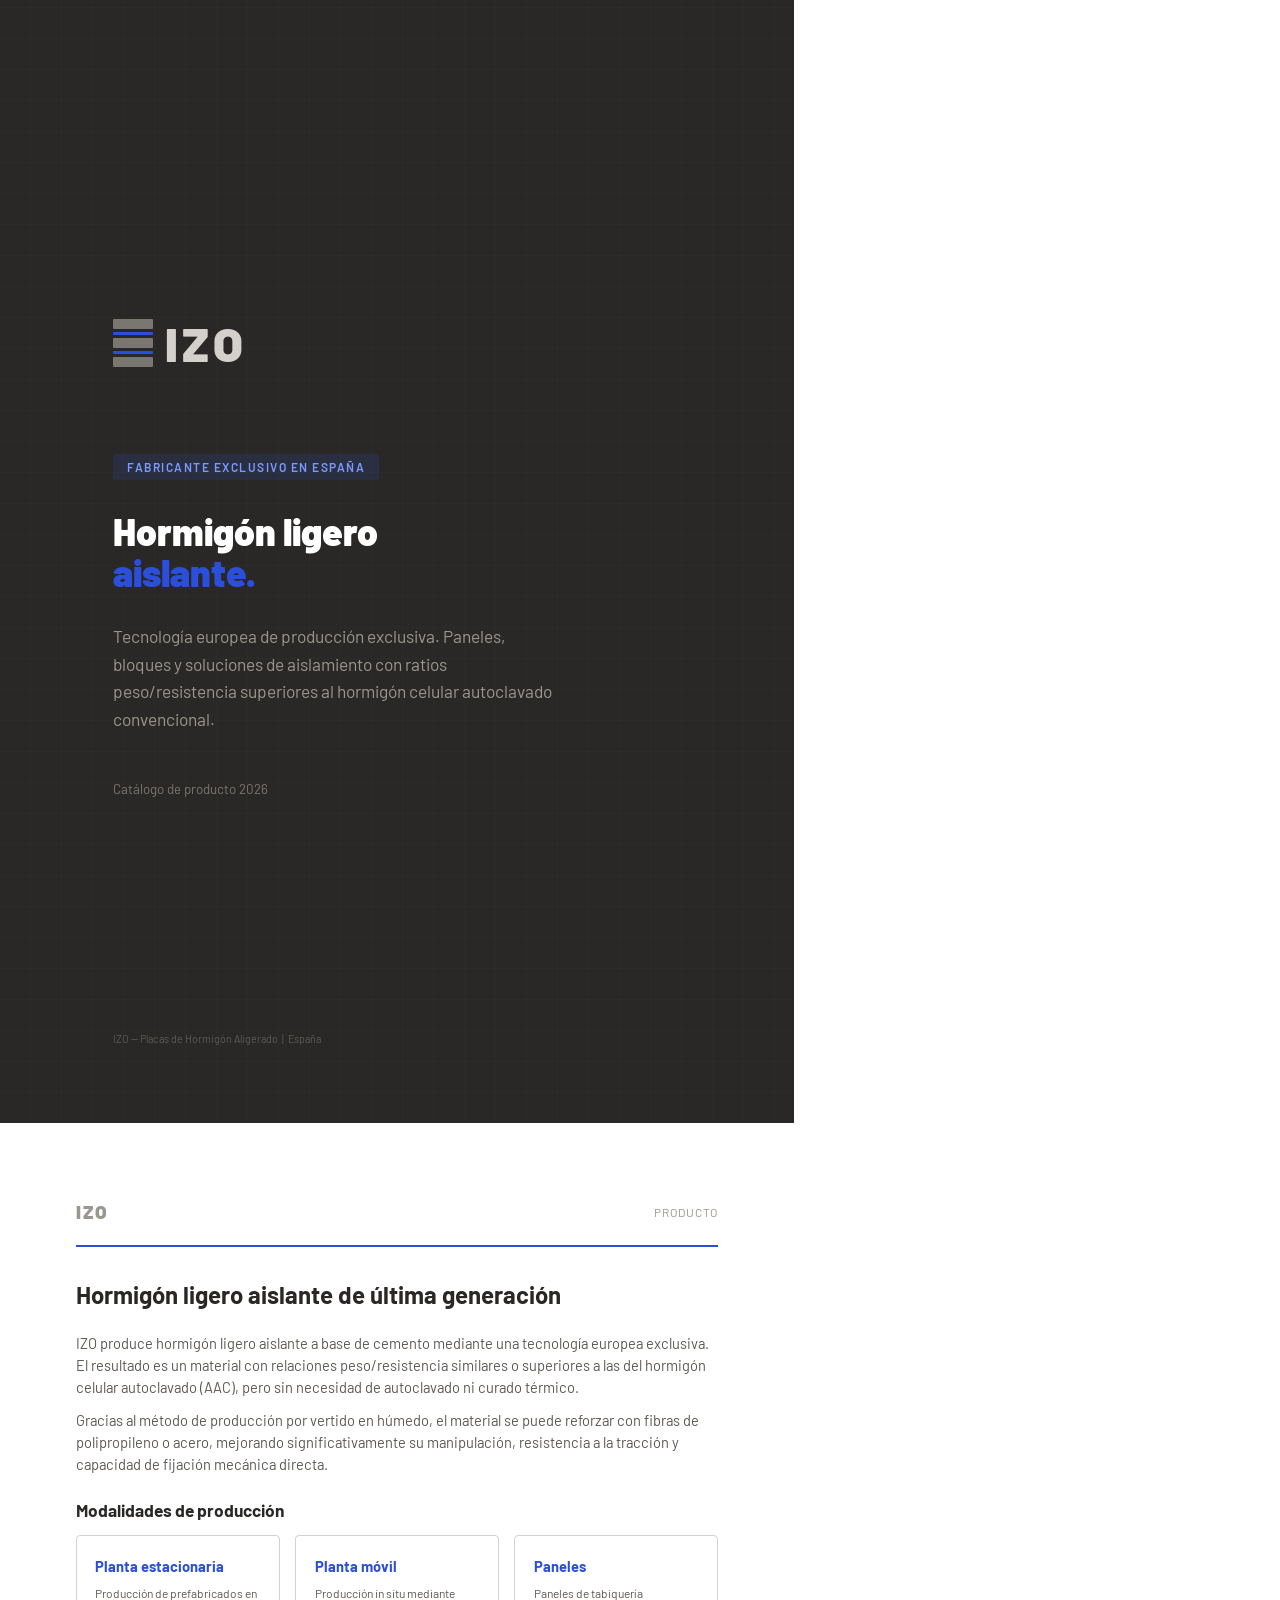
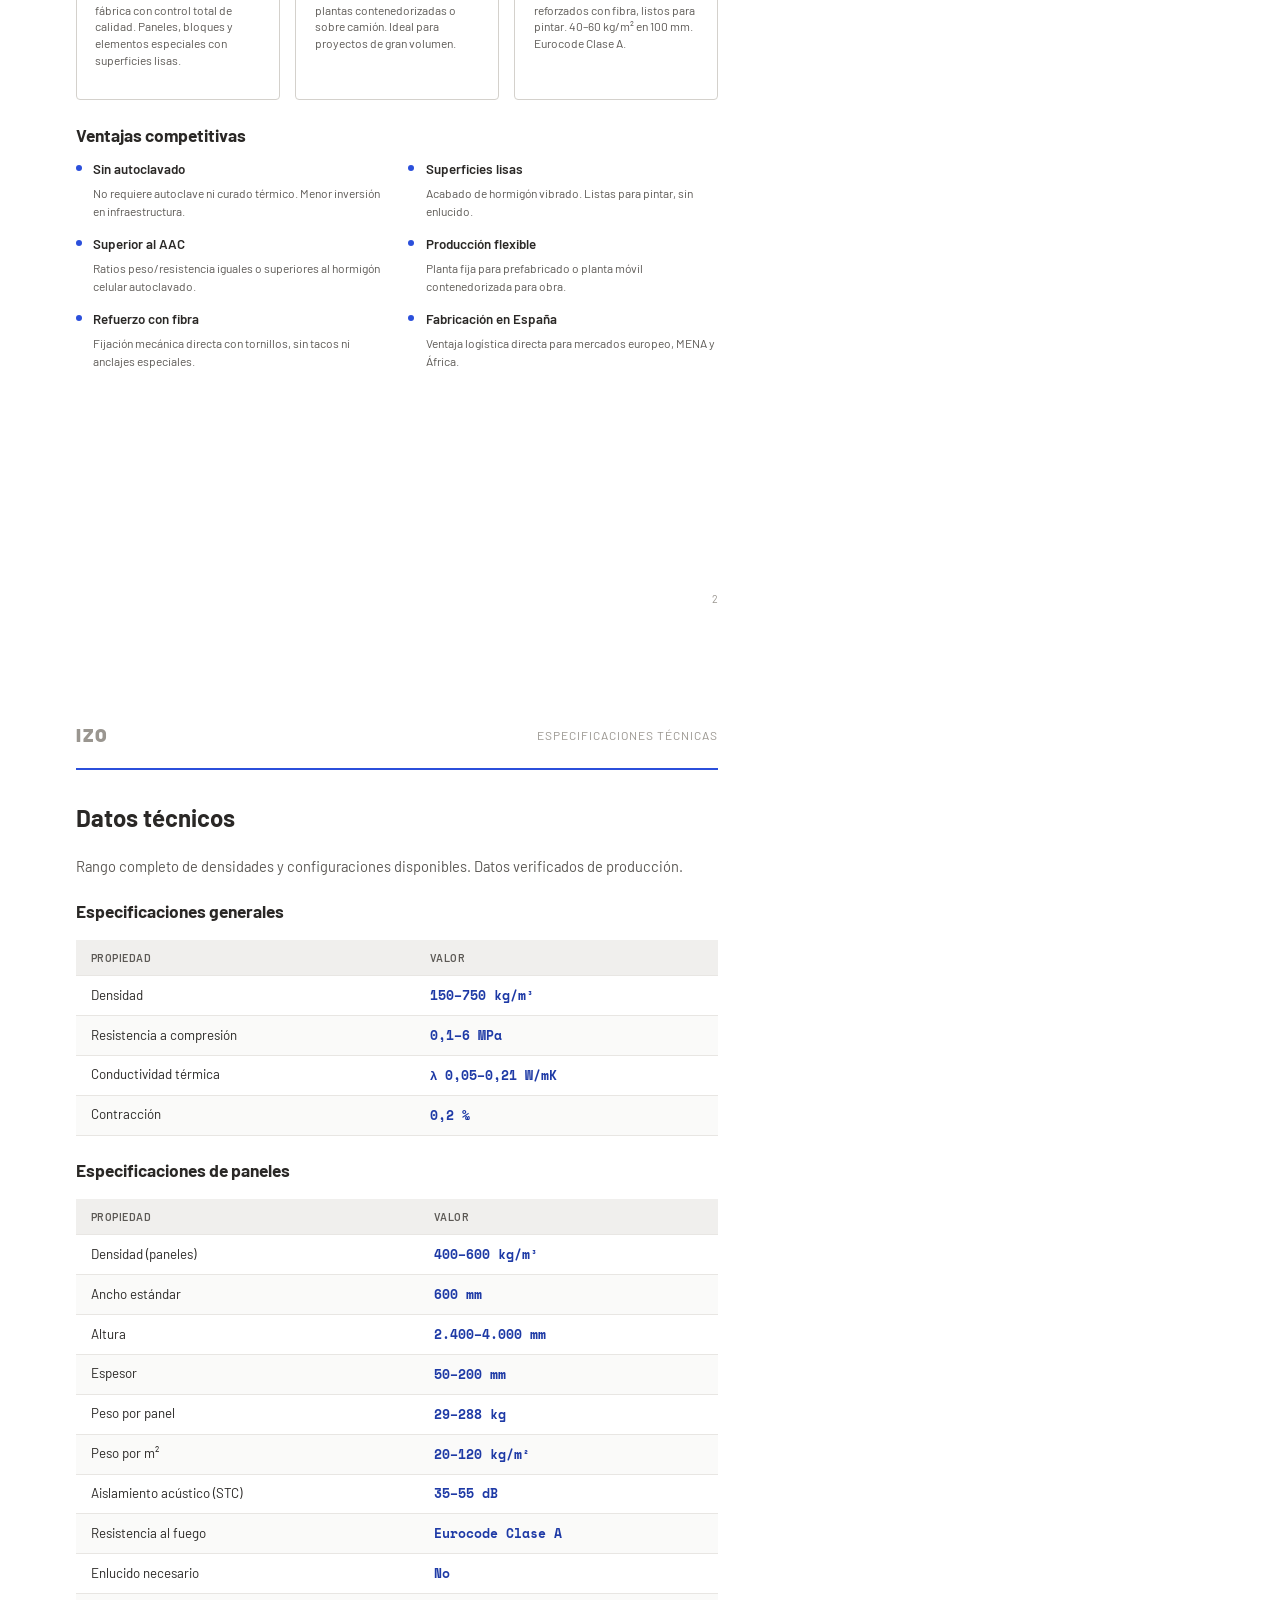
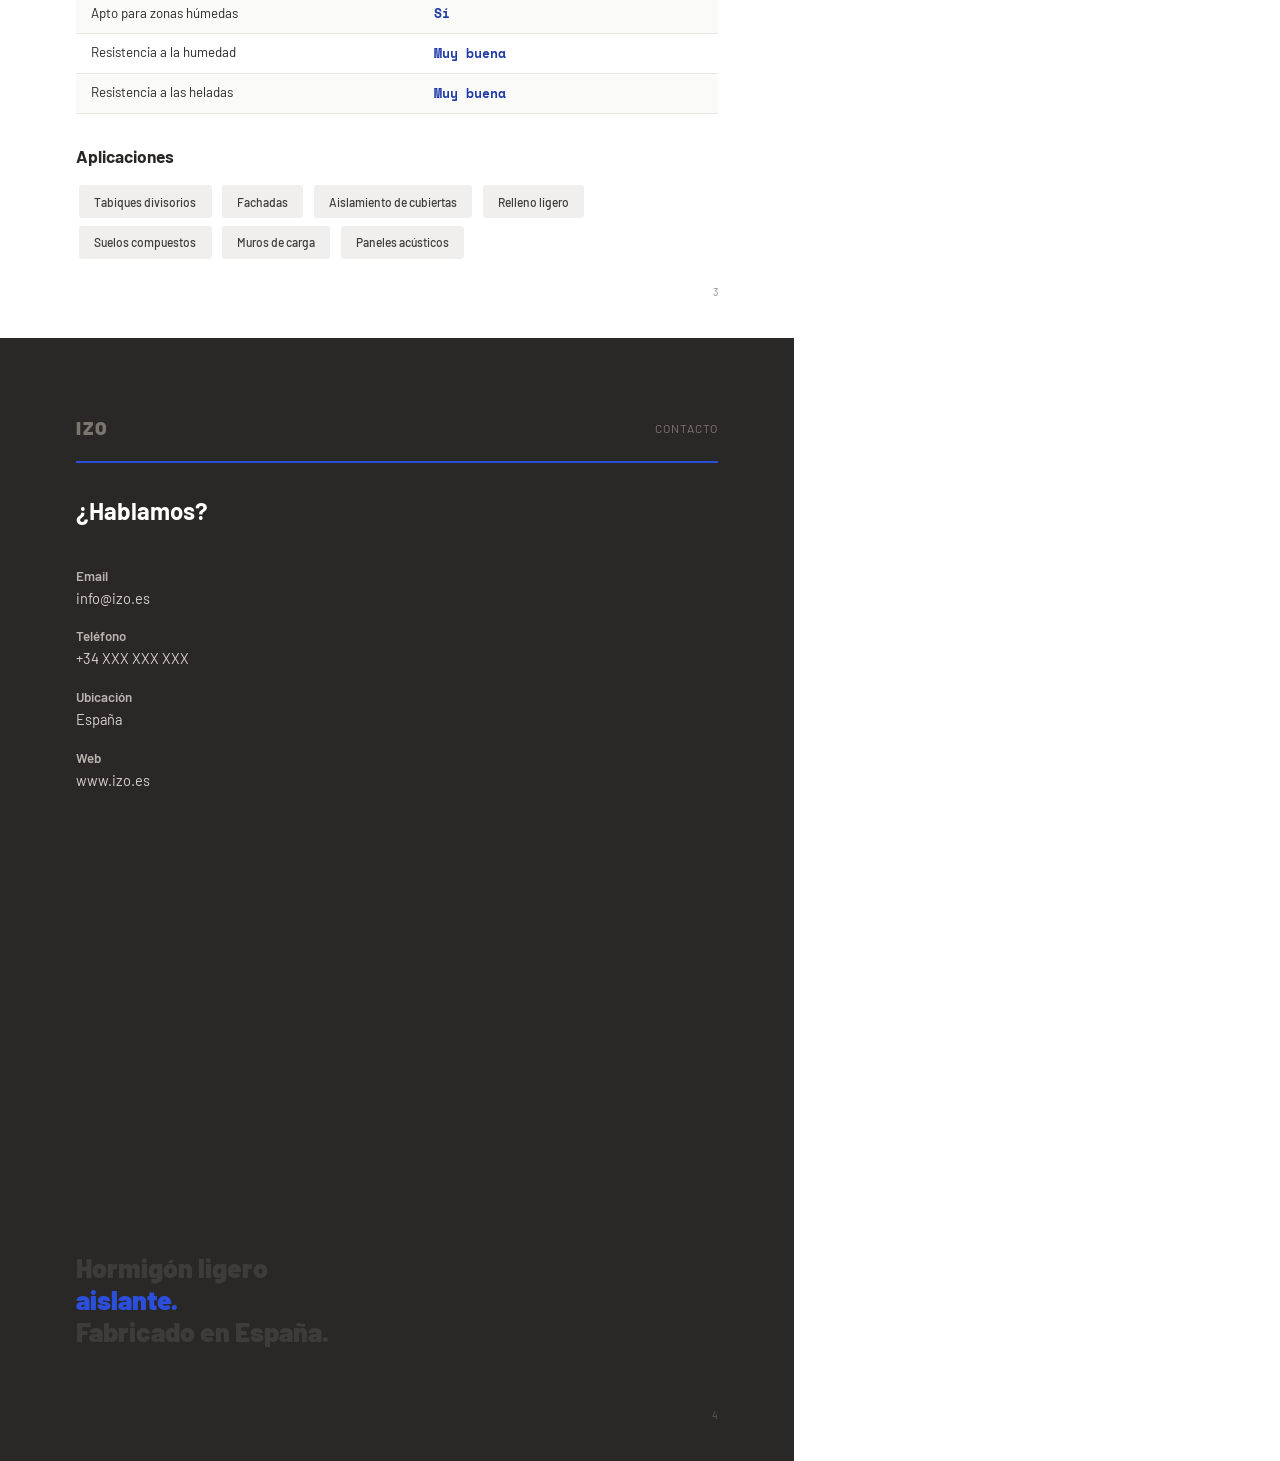
<file: pdf/catalogo-template.html>
<!DOCTYPE html>
<html lang="es">
<head>
  <meta charset="UTF-8">
  <style>
    @import url('https://fonts.googleapis.com/css2?family=Barlow:wght@300;400;500;600;700;900&family=Space+Mono:wght@400;700&display=swap');

    @page { size: A4; margin: 0; }
    * { box-sizing: border-box; margin: 0; padding: 0; }
    body { font-family: 'Barlow', sans-serif; color: #2A2826; font-size: 11pt; line-height: 1.5; }

    .page {
      width: 210mm;
      min-height: 297mm;
      padding: 20mm;
      page-break-after: always;
      position: relative;
    }
    .page:last-child { page-break-after: auto; }

    /* --- Cover --- */
    .cover {
      background: #2A2826;
      color: #fff;
      display: flex;
      flex-direction: column;
      justify-content: center;
      align-items: flex-start;
      padding: 30mm;
    }
    .cover::before {
      content: '';
      position: absolute;
      inset: 0;
      background:
        repeating-linear-gradient(0deg, transparent, transparent 8mm, rgba(255,255,255,0.015) 8mm, rgba(255,255,255,0.015) 8.2mm),
        repeating-linear-gradient(90deg, transparent, transparent 8mm, rgba(255,255,255,0.01) 8mm, rgba(255,255,255,0.01) 8.2mm);
    }
    .cover * { position: relative; z-index: 1; }
    .cover-logo {
      display: flex;
      align-items: center;
      gap: 12px;
      margin-bottom: 20mm;
    }
    .cover-block { width: 40px; display: flex; flex-direction: column; gap: 3px; }
    .cover-block div { height: 10px; background: #7A7670; border-radius: 1px; }
    .cover-block .blue { height: 3px; background: #2B4FDB; }
    .cover-letters { font-size: 36pt; font-weight: 900; color: #D4D1CC; letter-spacing: 4px; }
    .cover h1 {
      font-size: 28pt;
      font-weight: 900;
      line-height: 1.1;
      margin-bottom: 8mm;
    }
    .cover h1 span { color: #2B4FDB; }
    .cover p { font-size: 13pt; color: #9A9690; max-width: 120mm; line-height: 1.6; margin-bottom: 4mm; }
    .cover-badge {
      display: inline-block;
      padding: 4px 14px;
      background: rgba(43,79,219,0.15);
      color: #7B9AFF;
      font-weight: 600;
      font-size: 9pt;
      letter-spacing: 1.5px;
      text-transform: uppercase;
      border-radius: 3px;
      margin-bottom: 8mm;
    }
    .cover-footer {
      position: absolute;
      bottom: 20mm;
      left: 30mm;
      font-size: 8pt;
      color: #5C5955;
    }

    /* --- Content pages --- */
    .page-header {
      display: flex;
      justify-content: space-between;
      align-items: center;
      padding-bottom: 5mm;
      border-bottom: 2px solid #2B4FDB;
      margin-bottom: 8mm;
    }
    .page-header-logo { font-weight: 900; font-size: 14pt; color: #9A9690; letter-spacing: 2px; }
    .page-header-title { font-size: 9pt; color: #9A9690; text-transform: uppercase; letter-spacing: 1px; }

    h2 { font-size: 18pt; font-weight: 700; color: #2A2826; margin-bottom: 5mm; }
    h3 { font-size: 13pt; font-weight: 700; color: #2A2826; margin-bottom: 3mm; margin-top: 6mm; }
    p { margin-bottom: 3mm; color: #5C5955; }

    .two-col { display: grid; grid-template-columns: 1fr 1fr; gap: 6mm; }
    .three-col { display: grid; grid-template-columns: 1fr 1fr 1fr; gap: 4mm; }

    /* Cards */
    .prod-card {
      border: 1px solid #D4D1CC;
      border-radius: 4px;
      padding: 5mm;
    }
    .prod-card h4 {
      font-size: 11pt;
      font-weight: 700;
      color: #2B4FDB;
      margin-bottom: 2mm;
    }
    .prod-card p { font-size: 9pt; line-height: 1.4; }

    /* Specs table */
    .specs-table {
      width: 100%;
      border-collapse: collapse;
      margin-top: 4mm;
    }
    .specs-table th, .specs-table td {
      text-align: left;
      padding: 2.5mm 4mm;
      border-bottom: 1px solid #E8E6E3;
      font-size: 10pt;
    }
    .specs-table th {
      background: #F0EFED;
      font-weight: 600;
      color: #5C5955;
      text-transform: uppercase;
      font-size: 8pt;
      letter-spacing: 0.5px;
    }
    .specs-table td:last-child {
      font-family: 'Space Mono', monospace;
      font-size: 9.5pt;
      color: #1E3AA6;
      font-weight: 700;
    }
    .specs-table tr:nth-child(even) { background: #FAFAF9; }

    /* Advantages */
    .advantage {
      display: flex;
      gap: 3mm;
      margin-bottom: 4mm;
      align-items: flex-start;
    }
    .advantage-dot {
      width: 6px;
      height: 6px;
      background: #2B4FDB;
      border-radius: 50%;
      margin-top: 5px;
      flex-shrink: 0;
    }
    .advantage h4 { font-size: 10pt; font-weight: 600; margin-bottom: 1mm; }
    .advantage p { font-size: 9pt; margin: 0; }

    /* Apps grid */
    .app-tag {
      display: inline-block;
      padding: 2mm 4mm;
      background: #F0EFED;
      border-radius: 3px;
      font-size: 9pt;
      font-weight: 500;
      margin: 1mm;
      color: #3E3C39;
    }

    /* Contact page */
    .contact-page { background: #2A2826; color: #D4D1CC; }
    .contact-page h2 { color: #fff; }
    .contact-page .page-header { border-color: #2B4FDB; }
    .contact-page .page-header-logo { color: #7A7670; }
    .contact-page .page-header-title { color: #7A7670; }
    .contact-item {
      display: flex;
      gap: 4mm;
      margin-bottom: 5mm;
      align-items: flex-start;
    }
    .contact-label { font-weight: 600; color: #B8B5B0; font-size: 10pt; }
    .contact-value { color: #D4D1CC; font-size: 11pt; }
    .contact-page .tagline {
      position: absolute;
      bottom: 30mm;
      left: 20mm;
      font-size: 20pt;
      font-weight: 900;
      color: #3E3C39;
      max-width: 140mm;
      line-height: 1.2;
    }
    .contact-page .tagline span { color: #2B4FDB; }

    .page-num {
      position: absolute;
      bottom: 10mm;
      right: 20mm;
      font-size: 8pt;
      color: #9A9690;
    }
  </style>
</head>
<body>

<!-- PAGE 1: COVER -->
<div class="page cover">
  <div class="cover-logo">
    <div class="cover-block">
      <div></div><div class="blue"></div><div></div><div class="blue"></div><div></div>
    </div>
    <span class="cover-letters">IZO</span>
  </div>
  <div class="cover-badge">Fabricante exclusivo en España</div>
  <h1>Hormigón ligero<br><span>aislante.</span></h1>
  <p>Tecnología europea de producción exclusiva. Paneles, bloques y soluciones de aislamiento con ratios peso/resistencia superiores al hormigón celular autoclavado convencional.</p>
  <p style="font-size: 10pt; color: #7A7670; margin-top: 8mm;">Catálogo de producto 2026</p>
  <div class="cover-footer">IZO — Placas de Hormigón Aligerado &nbsp;|&nbsp; España</div>
</div>

<!-- PAGE 2: PRODUCTO -->
<div class="page">
  <div class="page-header">
    <span class="page-header-logo">IZO</span>
    <span class="page-header-title">Producto</span>
  </div>

  <h2>Hormigón ligero aislante de última generación</h2>
  <p>IZO produce hormigón ligero aislante a base de cemento mediante una tecnología europea exclusiva. El resultado es un material con relaciones peso/resistencia similares o superiores a las del hormigón celular autoclavado (AAC), pero sin necesidad de autoclavado ni curado térmico.</p>
  <p>Gracias al método de producción por vertido en húmedo, el material se puede reforzar con fibras de polipropileno o acero, mejorando significativamente su manipulación, resistencia a la tracción y capacidad de fijación mecánica directa.</p>

  <h3>Modalidades de producción</h3>
  <div class="three-col" style="margin-top: 3mm;">
    <div class="prod-card">
      <h4>Planta estacionaria</h4>
      <p>Producción de prefabricados en fábrica con control total de calidad. Paneles, bloques y elementos especiales con superficies lisas.</p>
    </div>
    <div class="prod-card">
      <h4>Planta móvil</h4>
      <p>Producción in situ mediante plantas contenedorizadas o sobre camión. Ideal para proyectos de gran volumen.</p>
    </div>
    <div class="prod-card">
      <h4>Paneles</h4>
      <p>Paneles de tabiquería reforzados con fibra, listos para pintar. 40–60 kg/m² en 100 mm. Eurocode Clase A.</p>
    </div>
  </div>

  <h3>Ventajas competitivas</h3>
  <div class="two-col" style="margin-top: 2mm;">
    <div>
      <div class="advantage">
        <div class="advantage-dot"></div>
        <div><h4>Sin autoclavado</h4><p>No requiere autoclave ni curado térmico. Menor inversión en infraestructura.</p></div>
      </div>
      <div class="advantage">
        <div class="advantage-dot"></div>
        <div><h4>Superior al AAC</h4><p>Ratios peso/resistencia iguales o superiores al hormigón celular autoclavado.</p></div>
      </div>
      <div class="advantage">
        <div class="advantage-dot"></div>
        <div><h4>Refuerzo con fibra</h4><p>Fijación mecánica directa con tornillos, sin tacos ni anclajes especiales.</p></div>
      </div>
    </div>
    <div>
      <div class="advantage">
        <div class="advantage-dot"></div>
        <div><h4>Superficies lisas</h4><p>Acabado de hormigón vibrado. Listas para pintar, sin enlucido.</p></div>
      </div>
      <div class="advantage">
        <div class="advantage-dot"></div>
        <div><h4>Producción flexible</h4><p>Planta fija para prefabricado o planta móvil contenedorizada para obra.</p></div>
      </div>
      <div class="advantage">
        <div class="advantage-dot"></div>
        <div><h4>Fabricación en España</h4><p>Ventaja logística directa para mercados europeo, MENA y África.</p></div>
      </div>
    </div>
  </div>
  <span class="page-num">2</span>
</div>

<!-- PAGE 3: ESPECIFICACIONES -->
<div class="page">
  <div class="page-header">
    <span class="page-header-logo">IZO</span>
    <span class="page-header-title">Especificaciones técnicas</span>
  </div>

  <h2>Datos técnicos</h2>
  <p>Rango completo de densidades y configuraciones disponibles. Datos verificados de producción.</p>

  <h3>Especificaciones generales</h3>
  <table class="specs-table">
    <thead>
      <tr><th>Propiedad</th><th>Valor</th></tr>
    </thead>
    <tbody>
      <tr><td>Densidad</td><td>150–750 kg/m³</td></tr>
      <tr><td>Resistencia a compresión</td><td>0,1–6 MPa</td></tr>
      <tr><td>Conductividad térmica</td><td>λ 0,05–0,21 W/mK</td></tr>
      <tr><td>Contracción</td><td>0,2 ‰</td></tr>
    </tbody>
  </table>

  <h3>Especificaciones de paneles</h3>
  <table class="specs-table">
    <thead>
      <tr><th>Propiedad</th><th>Valor</th></tr>
    </thead>
    <tbody>
      <tr><td>Densidad (paneles)</td><td>400–600 kg/m³</td></tr>
      <tr><td>Ancho estándar</td><td>600 mm</td></tr>
      <tr><td>Altura</td><td>2.400–4.000 mm</td></tr>
      <tr><td>Espesor</td><td>50–200 mm</td></tr>
      <tr><td>Peso por panel</td><td>29–288 kg</td></tr>
      <tr><td>Peso por m²</td><td>20–120 kg/m²</td></tr>
      <tr><td>Aislamiento acústico (STC)</td><td>35–55 dB</td></tr>
      <tr><td>Resistencia al fuego</td><td>Eurocode Clase A</td></tr>
      <tr><td>Enlucido necesario</td><td>No</td></tr>
      <tr><td>Apto para zonas húmedas</td><td>Sí</td></tr>
      <tr><td>Resistencia a la humedad</td><td>Muy buena</td></tr>
      <tr><td>Resistencia a las heladas</td><td>Muy buena</td></tr>
    </tbody>
  </table>

  <h3 style="margin-top: 8mm;">Aplicaciones</h3>
  <div style="margin-top: 2mm;">
    <span class="app-tag">Tabiques divisorios</span>
    <span class="app-tag">Fachadas</span>
    <span class="app-tag">Aislamiento de cubiertas</span>
    <span class="app-tag">Relleno ligero</span>
    <span class="app-tag">Suelos compuestos</span>
    <span class="app-tag">Muros de carga</span>
    <span class="app-tag">Paneles acústicos</span>
  </div>
  <span class="page-num">3</span>
</div>

<!-- PAGE 4: CONTACTO -->
<div class="page contact-page">
  <div class="page-header">
    <span class="page-header-logo">IZO</span>
    <span class="page-header-title">Contacto</span>
  </div>

  <h2 style="margin-bottom: 10mm;">¿Hablamos?</h2>

  <div class="contact-item">
    <div>
      <div class="contact-label">Email</div>
      <div class="contact-value">info@izo.es</div>
    </div>
  </div>
  <div class="contact-item">
    <div>
      <div class="contact-label">Teléfono</div>
      <div class="contact-value">+34 XXX XXX XXX</div>
    </div>
  </div>
  <div class="contact-item">
    <div>
      <div class="contact-label">Ubicación</div>
      <div class="contact-value">España</div>
    </div>
  </div>
  <div class="contact-item">
    <div>
      <div class="contact-label">Web</div>
      <div class="contact-value">www.izo.es</div>
    </div>
  </div>

  <div class="tagline">Hormigón ligero<br><span>aislante.</span><br>Fabricado en España.</div>
  <span class="page-num" style="color: #5C5955;">4</span>
</div>

</body>
</html>
</file>
